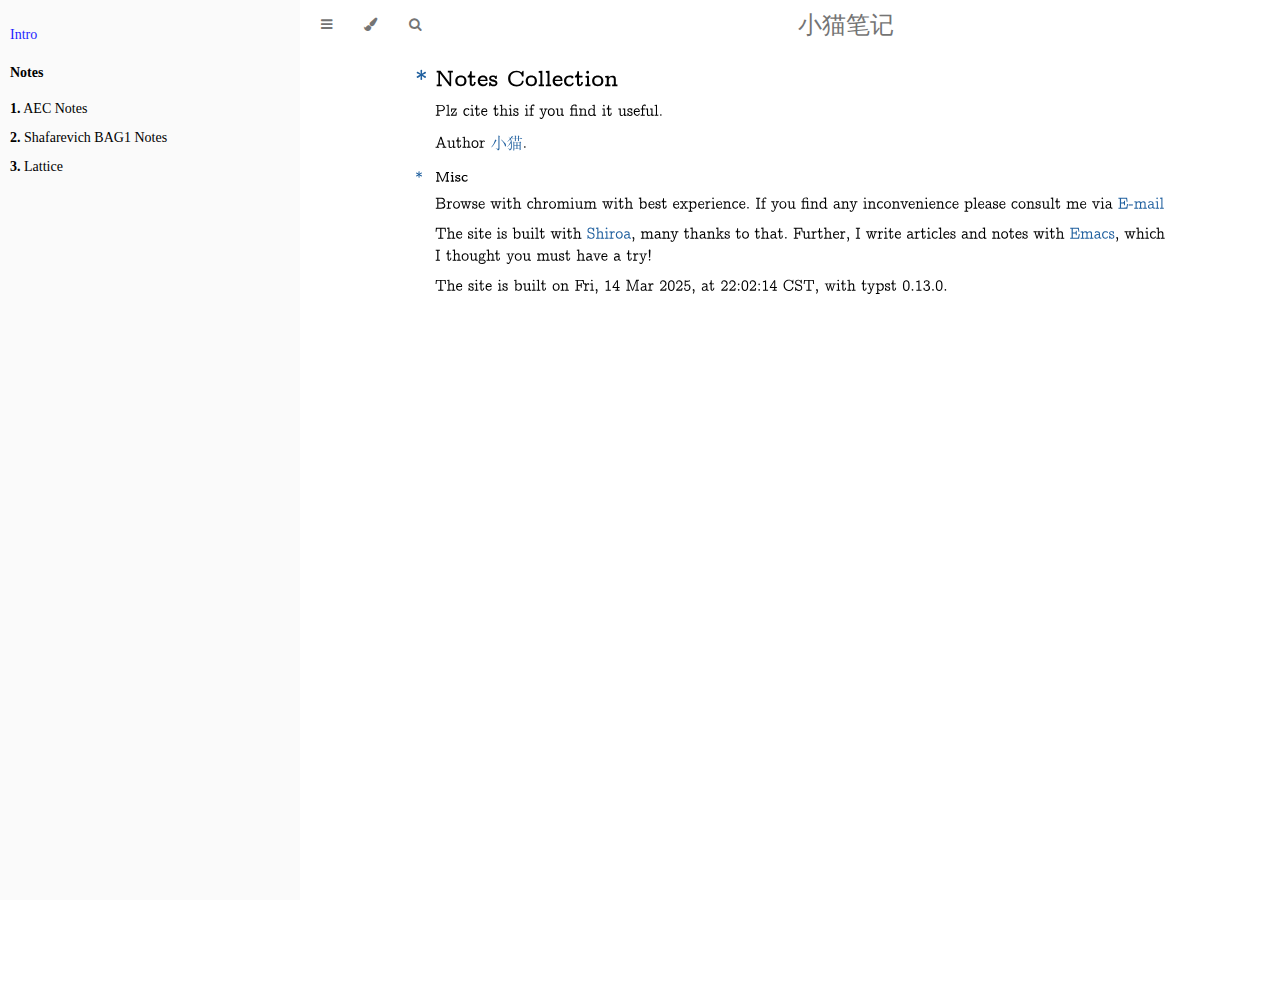
<file: index.html>
<!DOCTYPE HTML>
<html lang="" class="sidebar-visible no-js light">

<head>
    <!-- Book generated using mdBook -->
    <meta charset="UTF-8">
    <title>小猫笔记</title>


    <!-- Custom HTML head -->
    <!-- Put your customized HTML <head> meta here. -->
    <meta name="description" content="*Notes CollectionPlz cite this if you find it useful.
Author 小猫.
*MiscBrowse with chromium with best experience. If you find any inconvenience please consult me via E-mail.
The site is built with Shiroa, many thanks to that. Further, I write articles and notes with Emacs, which I thought you must have a try!
The site is built on Fri, 14 Mar 2025, at 22:02:14 CST, with typst 0.13.0.
">
    <meta name="viewport" content="width=device-width, initial-scale=1">
    <meta name="theme-color" content="#ffffff" />

    <link rel="stylesheet" href="/theme/css/variables.css">
    <link rel="stylesheet" href="/theme/css/general.css">
    <link rel="stylesheet" href="/theme/css/chrome.css">

    <!-- Fonts -->
    <link rel="stylesheet" href="/theme/FontAwesome/css/font-awesome.css">

    <!-- Custom theme stylesheets -->

    <style>
        .typst-app { position: relative; }
    </style>
    <script>
        /// https://segmentfault.com/a/1190000016574288
        (function () {
            var ie = !!(window.attachEvent && !window.opera);
            var wk = /webkit\/(\d+)/i.test(navigator.userAgent) && RegExp.$1 < 525;
            var fn = [];
            var run = function () {
                for (var i = 0; i < fn.length; i++) fn[i]();
            };
            var d = document;
            d.ready = function (f) {
                if (!ie && !wk && d.addEventListener) return d.addEventListener('DOMContentLoaded', f, false);
                if (fn.push(f) > 1) return;
                if (ie)
                    (function () {
                        try {
                            d.documentElement.doScroll('left');
                            run();
                        } catch (err) {
                            setTimeout(arguments.callee, 0);
                        }
                    })();
                else if (wk)
                    var t = setInterval(function () {
                        if (/^(loaded|complete)$/.test(d.readyState)) clearInterval(t), run();
                    }, 0);
            };
        })();

        window.captureStack = function() { }
    </script>

    <script id="shiroa-js" type="module" src="/internal/shiroa.js"></script>
    <script>
        window.typstRerender = () => { };
        window.typstChangeTheme = () => { };

        var typstBookJsLoaded = new Promise((resolve, reject) => {
            document.getElementById('shiroa-js').addEventListener('load', resolve);
            document.getElementById('shiroa-js').addEventListener('error', reject);
        });

        var rendererWasmModule = fetch('/internal/typst_ts_renderer_bg.wasm');
        window.typstRenderModuleReady = typstBookJsLoaded.then(() => {
            var typstRenderModule = window.typstRenderModule =
                window.TypstRenderModule.createTypstRenderer();
            return typstRenderModule
                .init({
                    getModule: () => rendererWasmModule,
                }).then(() => typstRenderModule);
        }).catch((err) => {
            console.error('shiroa.js failed to load', err);
        });
    </script>

</head>

<body>
    <div id="body-container">
        <!-- Provide site root to javascript -->
        <script>
            var path_to_root = "/";
            window.typstPathToRoot = path_to_root;
            var default_theme = window.matchMedia("(prefers-color-scheme: dark)").matches ? "ayu" : "light";
        </script>

        <!-- Work around some values being stored in localStorage wrapped in quotes -->
        <script>
            // reserved util next major release
            try {
                localStorage.removeItem('mdbook-theme');
                localStorage.removeItem('mdbook-sidebar');
            } catch (e) { }
            try {
                var theme = localStorage.getItem('shiroa-theme');
                var sidebar = localStorage.getItem('shiroa-sidebar');

                if (theme.startsWith('"') && theme.endsWith('"')) {
                    localStorage.setItem('shiroa-theme', theme.slice(1, theme.length - 1));
                }

                if (sidebar.startsWith('"') && sidebar.endsWith('"')) {
                    localStorage.setItem('shiroa-sidebar', sidebar.slice(1, sidebar.length - 1));
                }
            } catch (e) { }
        </script>

        <!-- Set the theme before any content is loaded, prevents flash -->
        <script>
            window.getTypstTheme = function getTypstTheme() {
                var _theme;
                try { _theme = localStorage.getItem('shiroa-theme'); } catch (e) { }
                if (_theme === null || _theme === undefined) { _theme = default_theme; }
                window.typstBookTheme = _theme;
                return _theme;
            }
            window.isTypstLightTheme = function isLightTheme(theme) {
                return theme === 'light' || theme === 'rust';
            }
            var theme = getTypstTheme();
            // todo: consistent theme between html and typst
            var html = document.querySelector('html');
            html.classList.remove('no-js')
            html.classList.remove('light')
            html.classList.add(theme);
            html.classList.add('js');
        </script>

        <!-- Hide / unhide sidebar before it is displayed -->
        <script>
            var html = document.querySelector('html');
            var sidebar = null;
            if (document.body.clientWidth >= 800) {
                try { sidebar = localStorage.getItem('shiroa-sidebar'); } catch (e) { }
                sidebar = sidebar || 'visible';
            } else {
                sidebar = 'hidden';
            }
            html.classList.remove('sidebar-visible');
            html.classList.add("sidebar-" + sidebar);
        </script>

        <nav id="sidebar" class="sidebar" aria-label="Table of contents">
            <div class="sidebar-scrollbox">
                <ol class="chapter"><li class="chapter-item expanded affix "><a href="/intro.html" class="active">Intro</a></li><li class="chapter-item expanded affix "><li class="part-title">Notes</li><li class="chapter-item expanded "><a href="/elliptic_curves.html"><strong aria-hidden="true">1.</strong> AEC Notes</a></li><li class="chapter-item expanded "><a href="/bag.html"><strong aria-hidden="true">2.</strong> Shafarevich BAG1 Notes</a></li><li class="chapter-item expanded "><a href="/lattice.html"><strong aria-hidden="true">3.</strong> Lattice</a></li></ol>
            </div>
            <div id="sidebar-resize-handle" class="sidebar-resize-handle"></div>
        </nav>

        <!-- Track and set sidebar scroll position -->
        <script>
            var sidebarScrollbox = document.querySelector('#sidebar .sidebar-scrollbox');
            sidebarScrollbox.addEventListener('click', function (e) {
                if (e.target.tagName === 'A') {
                    sessionStorage.setItem('sidebar-scroll', sidebarScrollbox.scrollTop);
                }
            }, { passive: true });
            var sidebarScrollTop = sessionStorage.getItem('sidebar-scroll');
            sessionStorage.removeItem('sidebar-scroll');
            if (sidebarScrollTop) {
                // preserve sidebar scroll position when navigating via links within sidebar
                sidebarScrollbox.scrollTop = sidebarScrollTop;
            } else {
                // scroll sidebar to current active section when navigating via "next/previous chapter" buttons
                var activeSection = document.querySelector('#sidebar .active');
                if (activeSection) {
                    activeSection.scrollIntoView({ block: 'center' });
                }
            }
        </script>

        <div id="page-wrapper" class="page-wrapper">

            <div class="page">
                <!-- Put your customized page header here. -->                <div id="menu-bar-hover-placeholder"></div>
                <div id="menu-bar" class="menu-bar sticky">
                    <div class="left-buttons">
                        <button id="sidebar-toggle" class="icon-button" type="button" title="Toggle Table of Contents"
                            aria-label="Toggle Table of Contents" aria-controls="sidebar">
                            <i class="fa fa-bars"></i>
                        </button>
                        <button id="theme-toggle" class="icon-button" type="button" title="Change theme"
                            aria-label="Change theme" aria-haspopup="true" aria-expanded="false"
                            aria-controls="theme-list">
                            <i class="fa fa-paint-brush"></i>
                        </button>
                        <ul id="theme-list" class="theme-popup" aria-label="Themes" role="menu">
                            <li role="none"><button role="menuitem" class="theme" id="light">Light</button></li>
                            <li role="none"><button role="menuitem" class="theme" id="rust">Rust</button></li>
                            <li role="none"><button role="menuitem" class="theme" id="coal">Coal</button></li>
                            <li role="none"><button role="menuitem" class="theme" id="navy">Navy</button></li>
                            <li role="none"><button role="menuitem" class="theme" id="ayu">Ayu</button></li>
                        </ul>
                        <button id="search-toggle" class="icon-button" type="button" title="Search. (Shortkey: s)"
                            aria-label="Toggle Searchbar" aria-expanded="false" aria-keyshortcuts="S"
                            aria-controls="searchbar">
                            <i class="fa fa-search"></i>
                        </button>
                    </div>

                    <h1 class="menu-title">小猫笔记</h1>

                    <div class="right-buttons">

                    </div>
                </div>

                <div id="search-wrapper" class="hidden">
                    <form id="searchbar-outer" class="searchbar-outer">
                        <input type="search" id="searchbar" name="searchbar" placeholder="Search this book ..."
                            aria-controls="searchresults-outer" aria-describedby="searchresults-header">
                    </form>
                    <div id="searchresults-outer" class="searchresults-outer hidden">
                        <div id="searchresults-header" class="searchresults-header"></div>
                        <ul id="searchresults">
                        </ul>
                    </div>
                </div>

                <!-- Apply ARIA attributes after the sidebar and the sidebar toggle button are added to the DOM -->
                <script>
                    document.getElementById('sidebar-toggle').setAttribute('aria-expanded', sidebar === 'visible');
                    document.getElementById('sidebar').setAttribute('aria-hidden', sidebar !== 'visible');
                    Array.from(document.querySelectorAll('#sidebar a')).forEach(function (link) {
                        link.setAttribute('tabIndex', sidebar === 'visible' ? 0 : -1);
                    });
                </script>

                <div id="content" class="content">
                    <main>
                        <script>
    let appContainer = document.currentScript && document.currentScript.parentElement;
    window.typstRenderModuleReady.then((plugin) => {
        window.typstBookRenderPage(plugin, "/intro", appContainer);
    });
</script>
                    </main>

                    <nav class="nav-wrapper" aria-label="Page navigation">
                        <!-- Mobile navigation buttons -->

                        <div style="clear: both"></div>
                    </nav>
                </div>
            </div>

            <nav class="nav-wide-wrapper" aria-label="Page navigation">
            </nav>

        </div>

        <script src="/internal/elasticlunr.min.js"></script>
        <script src="/internal/mark.min.js"></script>
        <script src="/internal/searcher.js"></script>

        <script src="/internal/svg_utils.js"></script>
        <script src="/theme/index.js"></script>

    </div>
</body>

</html>
</file>
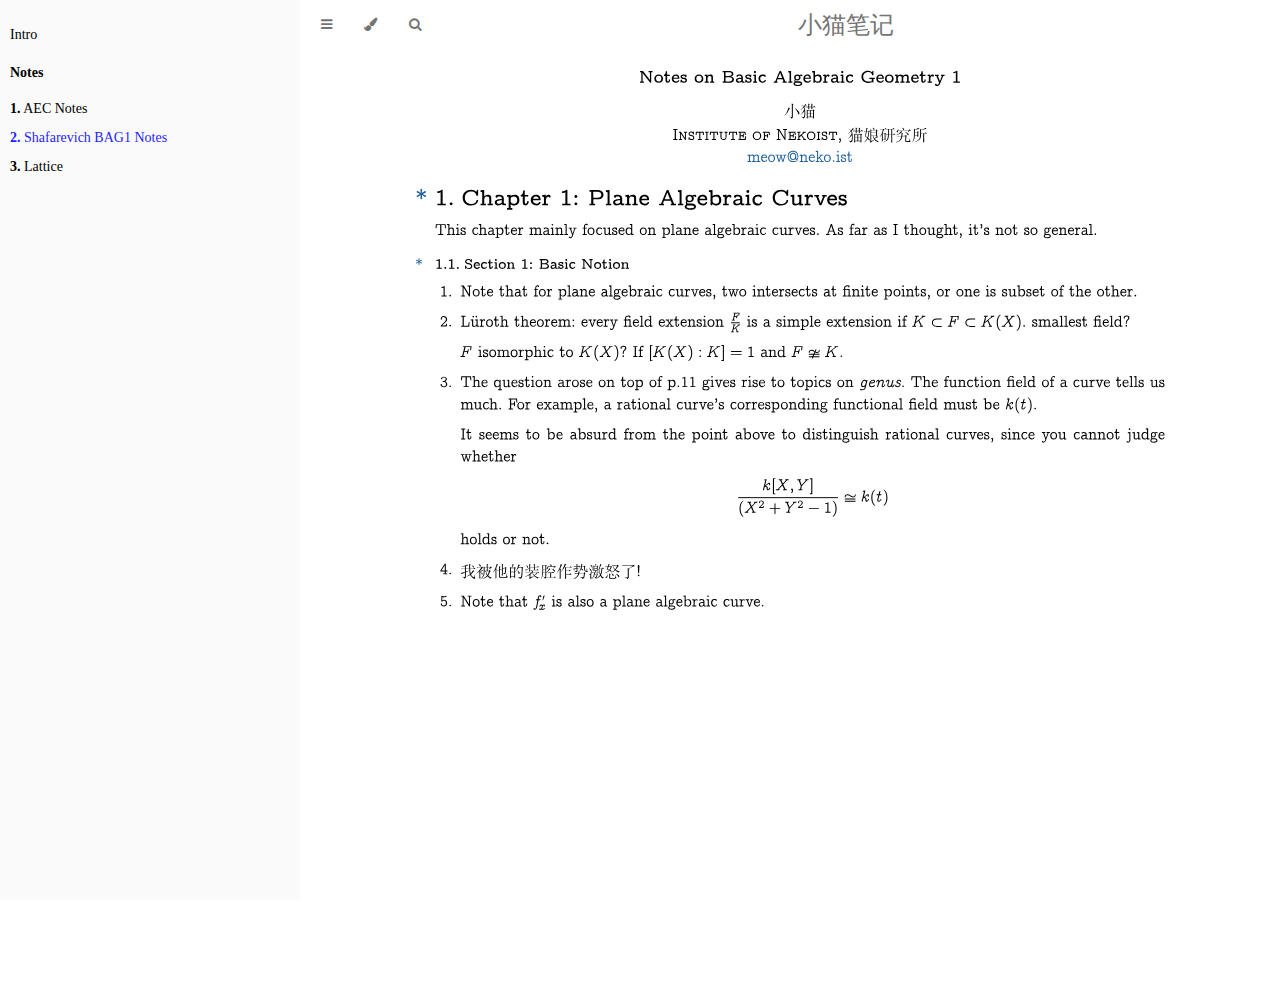
<file: bag.html>
<!DOCTYPE HTML>
<html lang="" class="sidebar-visible no-js light">

<head>
    <!-- Book generated using mdBook -->
    <meta charset="UTF-8">
    <title>小猫笔记</title>


    <!-- Custom HTML head -->
    <!-- Put your customized HTML <head> meta here. -->
    <meta name="description" content="Notes on Basic Algebraic Geometry 1
小猫
Institute of Nekoist, 猫娘研究所
meow@neko.ist
*1.Chapter 1: Plane Algebraic CurvesThis chapter mainly focused on plane algebraic curves. As far as I thought, it’s not so general.
*1.1.Section 1: Basic Notion1.Note that for plane algebraic curves, two intersects at finite points, or one is subset of the other.


2.Lüroth theorem: every field extension 𝐹𝐾 is a simple extension if 𝐾⊂𝐹⊂𝐾(𝑋). smallest field?
𝐹 isomorphic to 𝐾(𝑋)? If [𝐾(𝑋):𝐾]&#x3D;1 and 𝐹≇𝐾.


3.The question arose o">
    <meta name="viewport" content="width=device-width, initial-scale=1">
    <meta name="theme-color" content="#ffffff" />

    <link rel="stylesheet" href="/theme/css/variables.css">
    <link rel="stylesheet" href="/theme/css/general.css">
    <link rel="stylesheet" href="/theme/css/chrome.css">

    <!-- Fonts -->
    <link rel="stylesheet" href="/theme/FontAwesome/css/font-awesome.css">

    <!-- Custom theme stylesheets -->

    <style>
        .typst-app { position: relative; }
    </style>
    <script>
        /// https://segmentfault.com/a/1190000016574288
        (function () {
            var ie = !!(window.attachEvent && !window.opera);
            var wk = /webkit\/(\d+)/i.test(navigator.userAgent) && RegExp.$1 < 525;
            var fn = [];
            var run = function () {
                for (var i = 0; i < fn.length; i++) fn[i]();
            };
            var d = document;
            d.ready = function (f) {
                if (!ie && !wk && d.addEventListener) return d.addEventListener('DOMContentLoaded', f, false);
                if (fn.push(f) > 1) return;
                if (ie)
                    (function () {
                        try {
                            d.documentElement.doScroll('left');
                            run();
                        } catch (err) {
                            setTimeout(arguments.callee, 0);
                        }
                    })();
                else if (wk)
                    var t = setInterval(function () {
                        if (/^(loaded|complete)$/.test(d.readyState)) clearInterval(t), run();
                    }, 0);
            };
        })();

        window.captureStack = function() { }
    </script>

    <script id="shiroa-js" type="module" src="/internal/shiroa.js"></script>
    <script>
        window.typstRerender = () => { };
        window.typstChangeTheme = () => { };

        var typstBookJsLoaded = new Promise((resolve, reject) => {
            document.getElementById('shiroa-js').addEventListener('load', resolve);
            document.getElementById('shiroa-js').addEventListener('error', reject);
        });

        var rendererWasmModule = fetch('/internal/typst_ts_renderer_bg.wasm');
        window.typstRenderModuleReady = typstBookJsLoaded.then(() => {
            var typstRenderModule = window.typstRenderModule =
                window.TypstRenderModule.createTypstRenderer();
            return typstRenderModule
                .init({
                    getModule: () => rendererWasmModule,
                }).then(() => typstRenderModule);
        }).catch((err) => {
            console.error('shiroa.js failed to load', err);
        });
    </script>

</head>

<body>
    <div id="body-container">
        <!-- Provide site root to javascript -->
        <script>
            var path_to_root = "/";
            window.typstPathToRoot = path_to_root;
            var default_theme = window.matchMedia("(prefers-color-scheme: dark)").matches ? "ayu" : "light";
        </script>

        <!-- Work around some values being stored in localStorage wrapped in quotes -->
        <script>
            // reserved util next major release
            try {
                localStorage.removeItem('mdbook-theme');
                localStorage.removeItem('mdbook-sidebar');
            } catch (e) { }
            try {
                var theme = localStorage.getItem('shiroa-theme');
                var sidebar = localStorage.getItem('shiroa-sidebar');

                if (theme.startsWith('"') && theme.endsWith('"')) {
                    localStorage.setItem('shiroa-theme', theme.slice(1, theme.length - 1));
                }

                if (sidebar.startsWith('"') && sidebar.endsWith('"')) {
                    localStorage.setItem('shiroa-sidebar', sidebar.slice(1, sidebar.length - 1));
                }
            } catch (e) { }
        </script>

        <!-- Set the theme before any content is loaded, prevents flash -->
        <script>
            window.getTypstTheme = function getTypstTheme() {
                var _theme;
                try { _theme = localStorage.getItem('shiroa-theme'); } catch (e) { }
                if (_theme === null || _theme === undefined) { _theme = default_theme; }
                window.typstBookTheme = _theme;
                return _theme;
            }
            window.isTypstLightTheme = function isLightTheme(theme) {
                return theme === 'light' || theme === 'rust';
            }
            var theme = getTypstTheme();
            // todo: consistent theme between html and typst
            var html = document.querySelector('html');
            html.classList.remove('no-js')
            html.classList.remove('light')
            html.classList.add(theme);
            html.classList.add('js');
        </script>

        <!-- Hide / unhide sidebar before it is displayed -->
        <script>
            var html = document.querySelector('html');
            var sidebar = null;
            if (document.body.clientWidth >= 800) {
                try { sidebar = localStorage.getItem('shiroa-sidebar'); } catch (e) { }
                sidebar = sidebar || 'visible';
            } else {
                sidebar = 'hidden';
            }
            html.classList.remove('sidebar-visible');
            html.classList.add("sidebar-" + sidebar);
        </script>

        <nav id="sidebar" class="sidebar" aria-label="Table of contents">
            <div class="sidebar-scrollbox">
                <ol class="chapter"><li class="chapter-item expanded affix "><a href="/intro.html">Intro</a></li><li class="chapter-item expanded affix "><li class="part-title">Notes</li><li class="chapter-item expanded "><a href="/elliptic_curves.html"><strong aria-hidden="true">1.</strong> AEC Notes</a></li><li class="chapter-item expanded "><a href="/bag.html" class="active"><strong aria-hidden="true">2.</strong> Shafarevich BAG1 Notes</a></li><li class="chapter-item expanded "><a href="/lattice.html"><strong aria-hidden="true">3.</strong> Lattice</a></li></ol>
            </div>
            <div id="sidebar-resize-handle" class="sidebar-resize-handle"></div>
        </nav>

        <!-- Track and set sidebar scroll position -->
        <script>
            var sidebarScrollbox = document.querySelector('#sidebar .sidebar-scrollbox');
            sidebarScrollbox.addEventListener('click', function (e) {
                if (e.target.tagName === 'A') {
                    sessionStorage.setItem('sidebar-scroll', sidebarScrollbox.scrollTop);
                }
            }, { passive: true });
            var sidebarScrollTop = sessionStorage.getItem('sidebar-scroll');
            sessionStorage.removeItem('sidebar-scroll');
            if (sidebarScrollTop) {
                // preserve sidebar scroll position when navigating via links within sidebar
                sidebarScrollbox.scrollTop = sidebarScrollTop;
            } else {
                // scroll sidebar to current active section when navigating via "next/previous chapter" buttons
                var activeSection = document.querySelector('#sidebar .active');
                if (activeSection) {
                    activeSection.scrollIntoView({ block: 'center' });
                }
            }
        </script>

        <div id="page-wrapper" class="page-wrapper">

            <div class="page">
                <!-- Put your customized page header here. -->                <div id="menu-bar-hover-placeholder"></div>
                <div id="menu-bar" class="menu-bar sticky">
                    <div class="left-buttons">
                        <button id="sidebar-toggle" class="icon-button" type="button" title="Toggle Table of Contents"
                            aria-label="Toggle Table of Contents" aria-controls="sidebar">
                            <i class="fa fa-bars"></i>
                        </button>
                        <button id="theme-toggle" class="icon-button" type="button" title="Change theme"
                            aria-label="Change theme" aria-haspopup="true" aria-expanded="false"
                            aria-controls="theme-list">
                            <i class="fa fa-paint-brush"></i>
                        </button>
                        <ul id="theme-list" class="theme-popup" aria-label="Themes" role="menu">
                            <li role="none"><button role="menuitem" class="theme" id="light">Light</button></li>
                            <li role="none"><button role="menuitem" class="theme" id="rust">Rust</button></li>
                            <li role="none"><button role="menuitem" class="theme" id="coal">Coal</button></li>
                            <li role="none"><button role="menuitem" class="theme" id="navy">Navy</button></li>
                            <li role="none"><button role="menuitem" class="theme" id="ayu">Ayu</button></li>
                        </ul>
                        <button id="search-toggle" class="icon-button" type="button" title="Search. (Shortkey: s)"
                            aria-label="Toggle Searchbar" aria-expanded="false" aria-keyshortcuts="S"
                            aria-controls="searchbar">
                            <i class="fa fa-search"></i>
                        </button>
                    </div>

                    <h1 class="menu-title">小猫笔记</h1>

                    <div class="right-buttons">

                    </div>
                </div>

                <div id="search-wrapper" class="hidden">
                    <form id="searchbar-outer" class="searchbar-outer">
                        <input type="search" id="searchbar" name="searchbar" placeholder="Search this book ..."
                            aria-controls="searchresults-outer" aria-describedby="searchresults-header">
                    </form>
                    <div id="searchresults-outer" class="searchresults-outer hidden">
                        <div id="searchresults-header" class="searchresults-header"></div>
                        <ul id="searchresults">
                        </ul>
                    </div>
                </div>

                <!-- Apply ARIA attributes after the sidebar and the sidebar toggle button are added to the DOM -->
                <script>
                    document.getElementById('sidebar-toggle').setAttribute('aria-expanded', sidebar === 'visible');
                    document.getElementById('sidebar').setAttribute('aria-hidden', sidebar !== 'visible');
                    Array.from(document.querySelectorAll('#sidebar a')).forEach(function (link) {
                        link.setAttribute('tabIndex', sidebar === 'visible' ? 0 : -1);
                    });
                </script>

                <div id="content" class="content">
                    <main>
                        <script>
    let appContainer = document.currentScript && document.currentScript.parentElement;
    window.typstRenderModuleReady.then((plugin) => {
        window.typstBookRenderPage(plugin, "/bag", appContainer);
    });
</script>
                    </main>

                    <nav class="nav-wrapper" aria-label="Page navigation">
                        <!-- Mobile navigation buttons -->

                        <div style="clear: both"></div>
                    </nav>
                </div>
            </div>

            <nav class="nav-wide-wrapper" aria-label="Page navigation">
            </nav>

        </div>

        <script src="/internal/elasticlunr.min.js"></script>
        <script src="/internal/mark.min.js"></script>
        <script src="/internal/searcher.js"></script>

        <script src="/internal/svg_utils.js"></script>
        <script src="/theme/index.js"></script>

    </div>
</body>

</html>
</file>
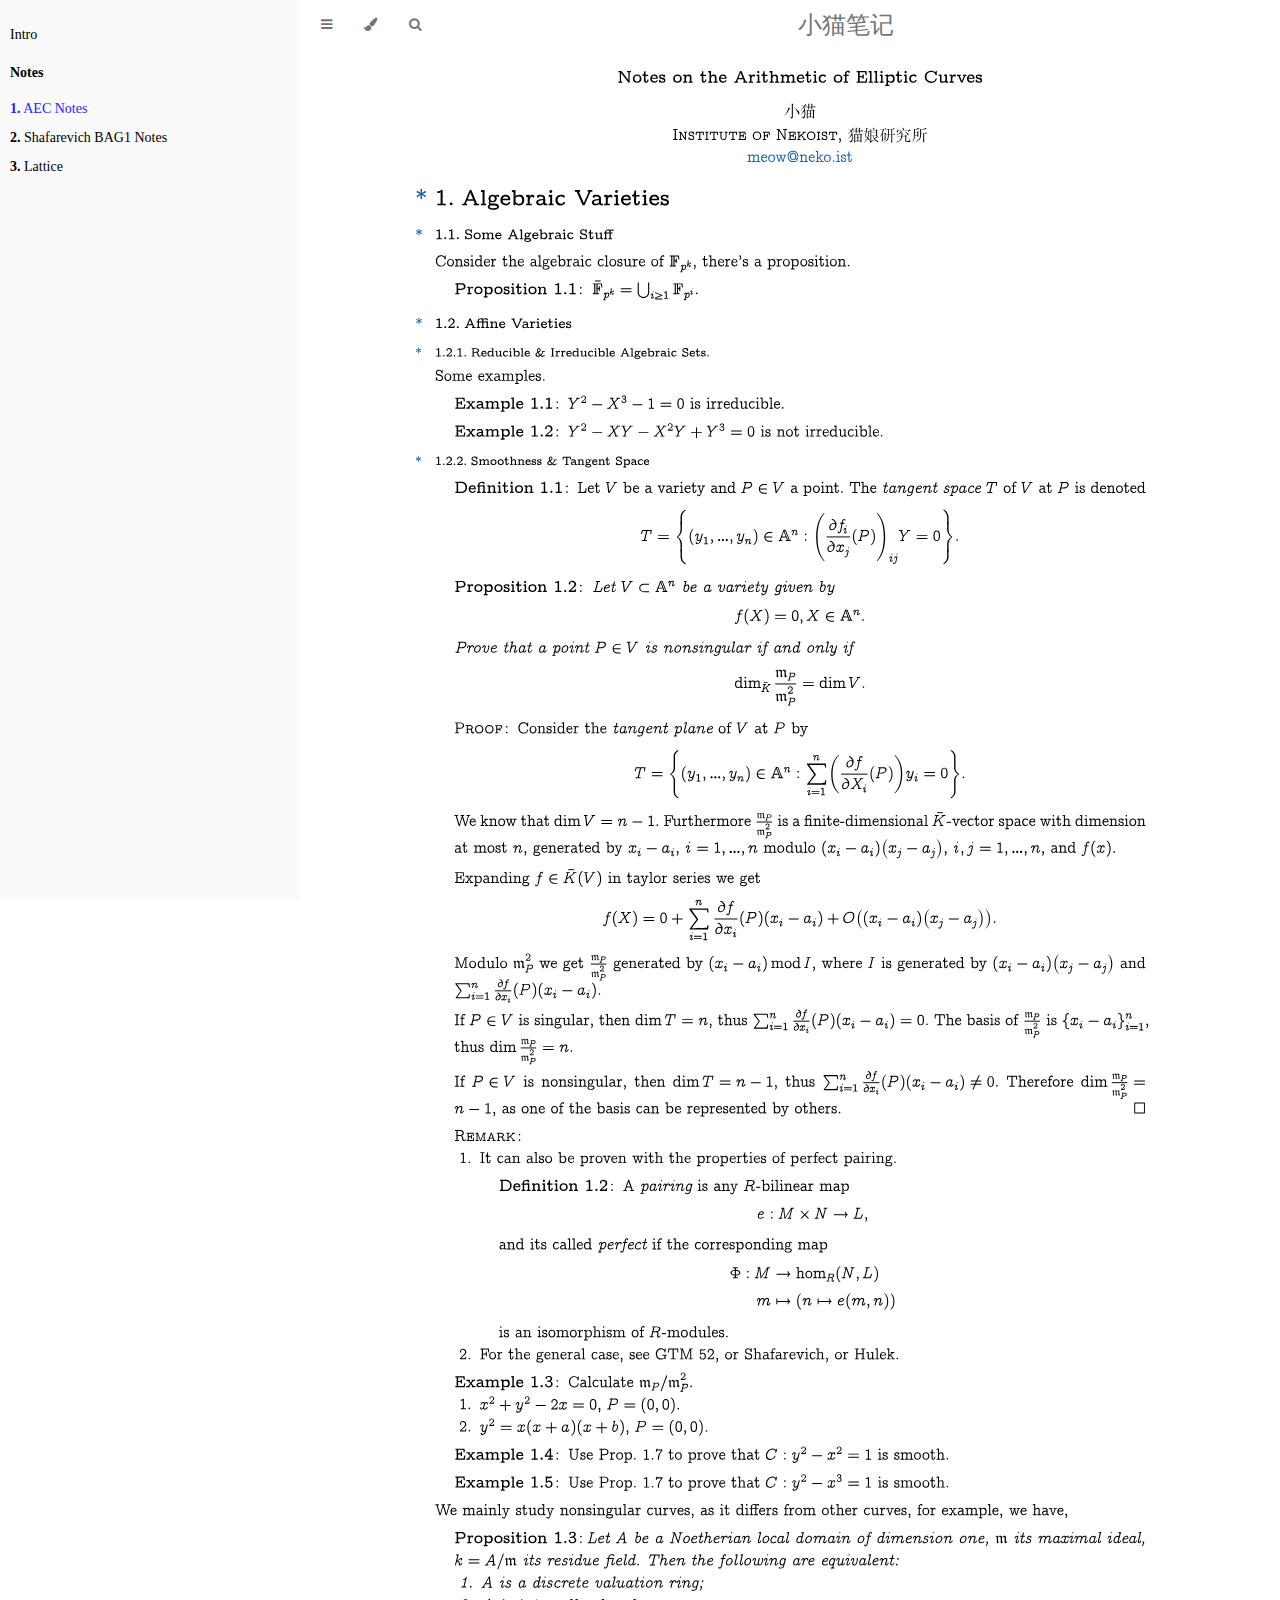
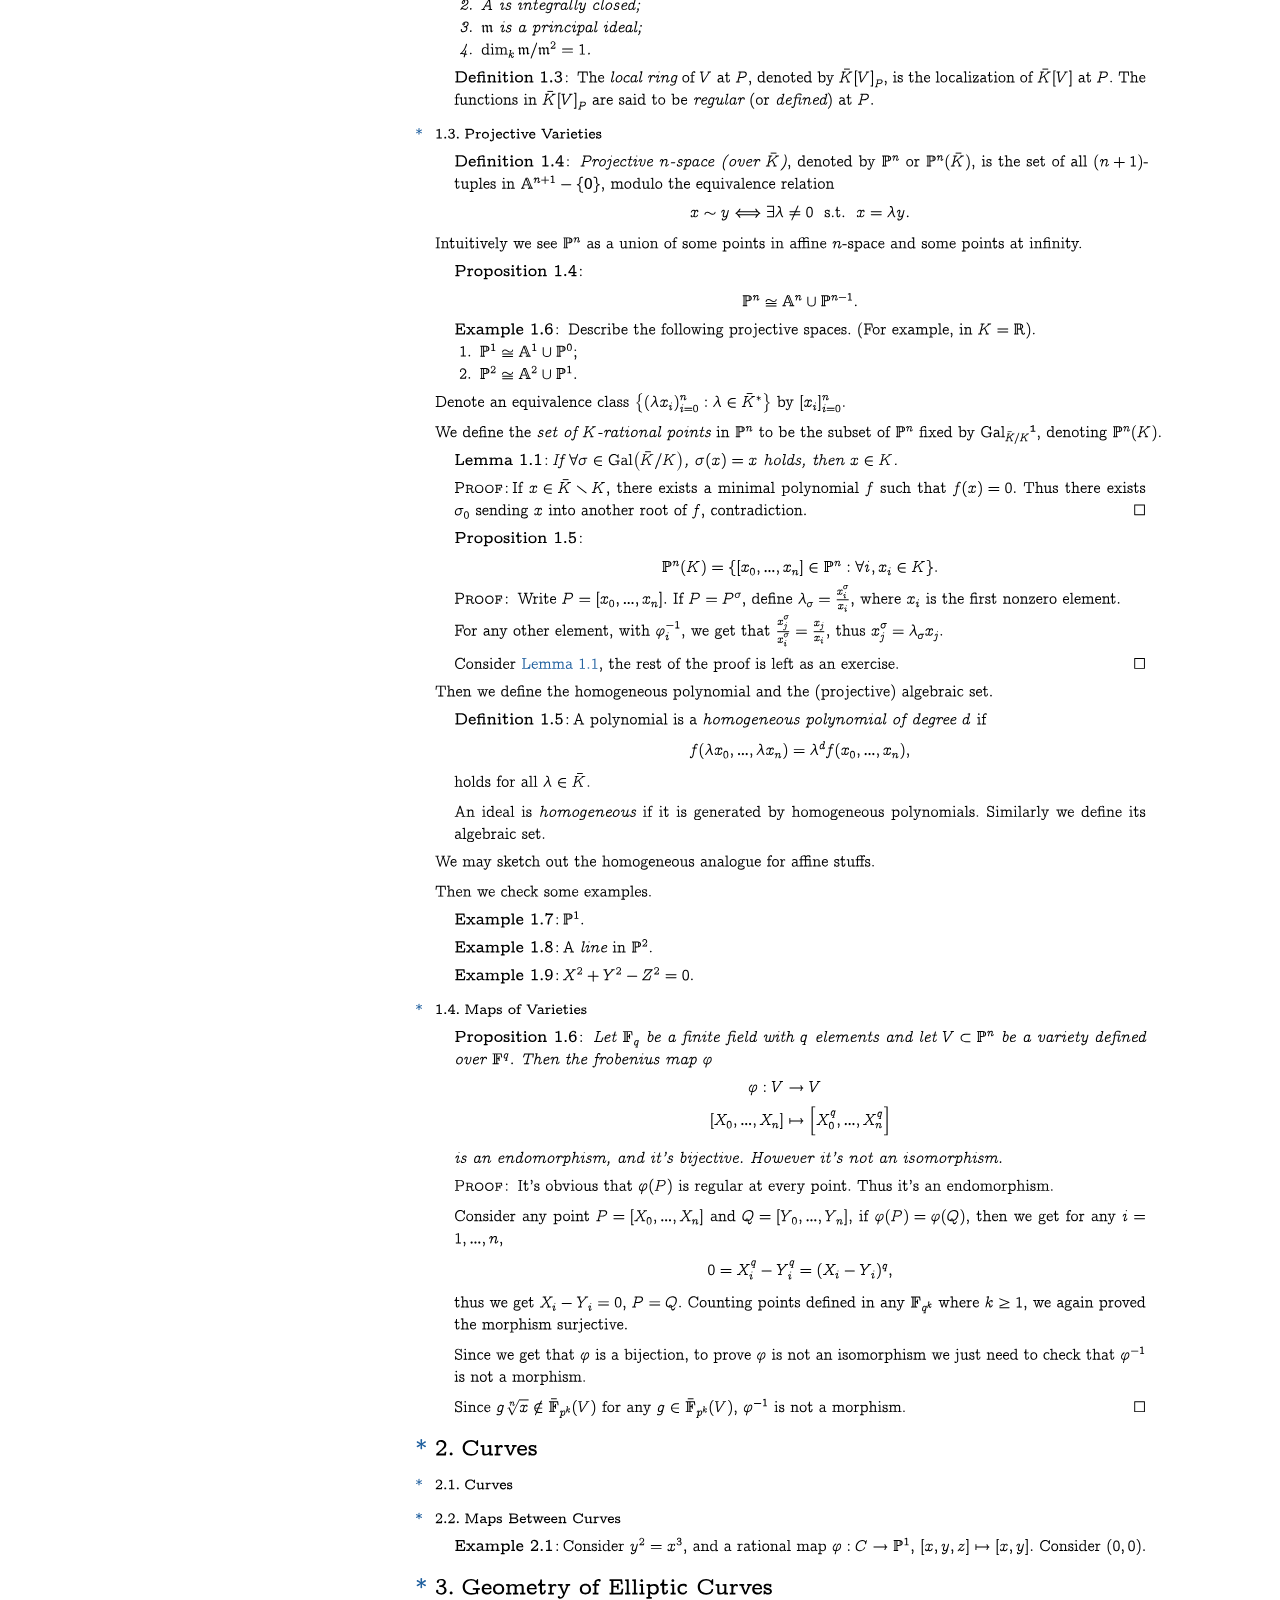
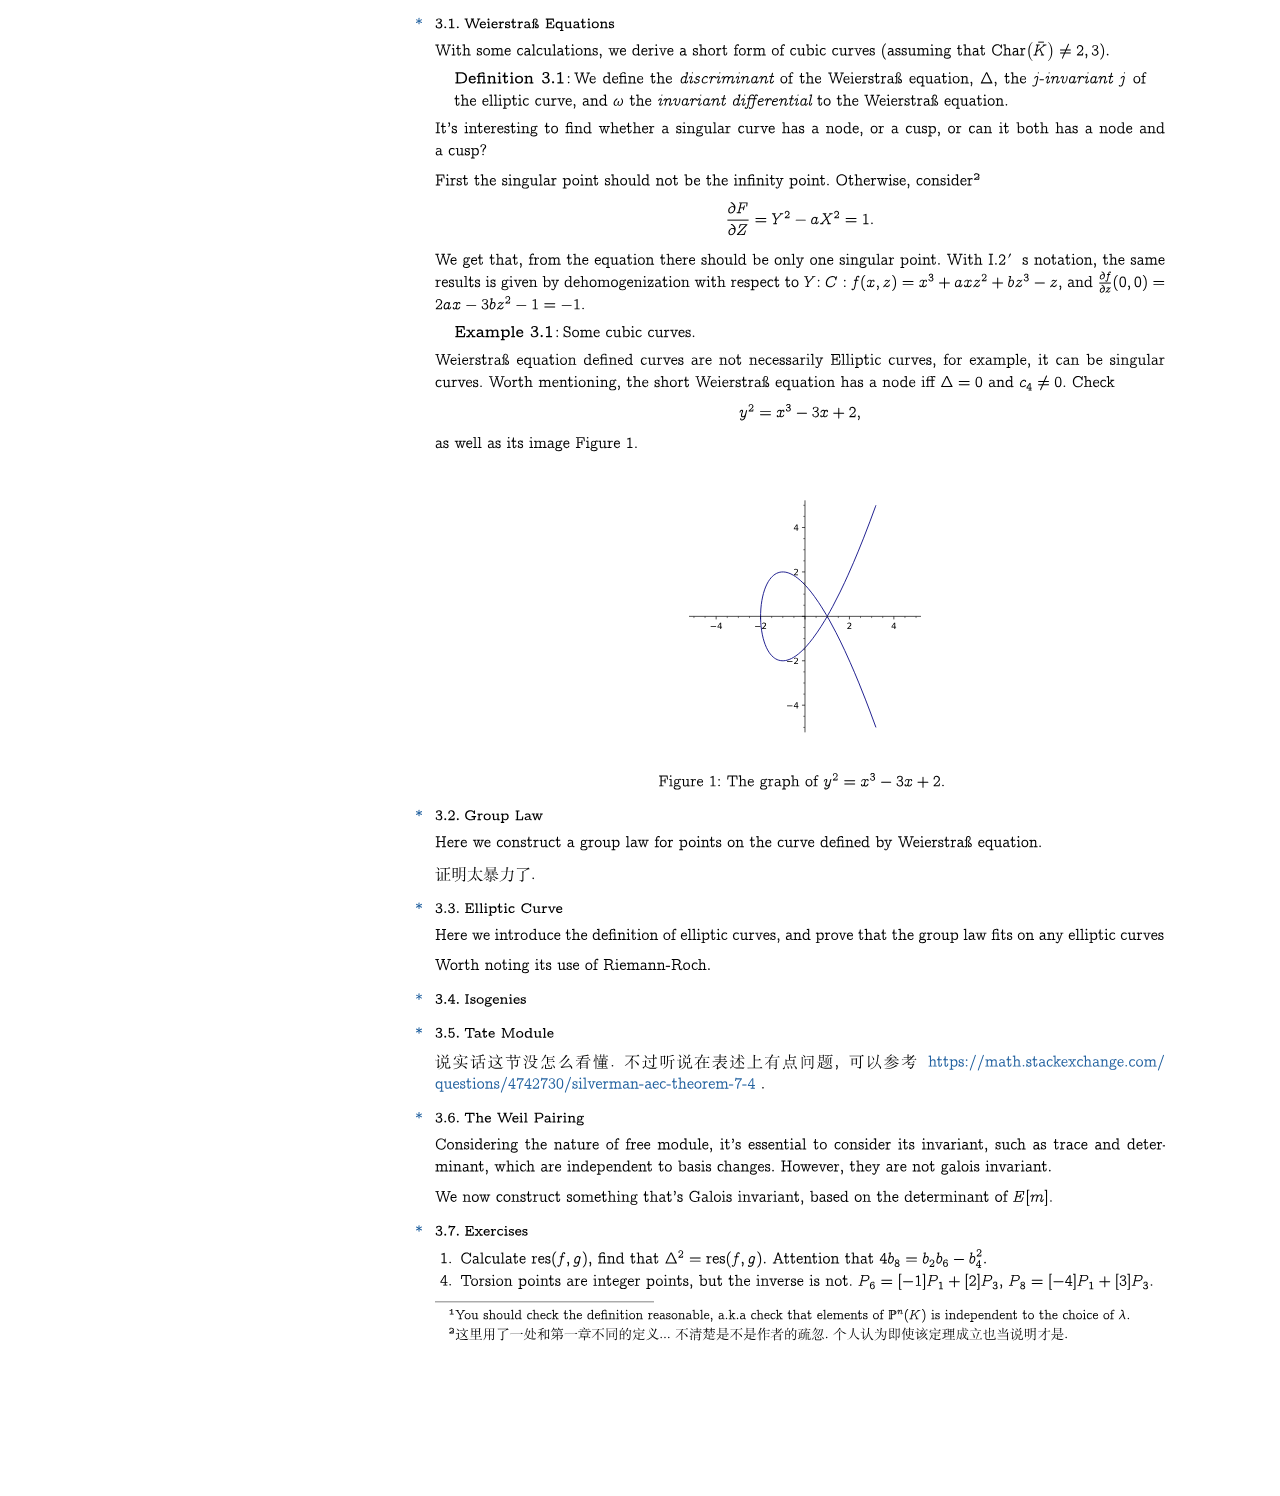
<file: elliptic_curves.html>
<!DOCTYPE HTML>
<html lang="" class="sidebar-visible no-js light">

<head>
    <!-- Book generated using mdBook -->
    <meta charset="UTF-8">
    <title>小猫笔记</title>


    <!-- Custom HTML head -->
    <!-- Put your customized HTML <head> meta here. -->
    <meta name="description" content="Notes on the Arithmetic of Elliptic Curves
小猫
Institute of Nekoist, 猫娘研究所
meow@neko.ist
*1.Algebraic Varieties*1.1.Some Algebraic StuffConsider the algebraic closure of 𝔽𝑝𝑘, there’s a proposition.
Proposition 1.1: ̄𝔽𝑝𝑘&#x3D;⋃𝑖≥1𝔽𝑝𝑖.*1.2.Affine Varieties*1.2.1.Reducible &amp;amp; Irreducible Algebraic Sets.Some examples.
Example 1.1: 𝑌2−𝑋3−1&#x3D;0 is irreducible.Example 1.2: 𝑌2−𝑋𝑌−𝑋2𝑌+𝑌3&#x3D;0 is not irreducible.*1.2.2.Smoothness &amp;amp; Tangent SpaceDefinition 1.1: Let 𝑉 be a variety and 𝑃∈𝑉 a point. The tangent space𝑇 of 𝑉 at 𝑃 is d">
    <meta name="viewport" content="width=device-width, initial-scale=1">
    <meta name="theme-color" content="#ffffff" />

    <link rel="stylesheet" href="/theme/css/variables.css">
    <link rel="stylesheet" href="/theme/css/general.css">
    <link rel="stylesheet" href="/theme/css/chrome.css">

    <!-- Fonts -->
    <link rel="stylesheet" href="/theme/FontAwesome/css/font-awesome.css">

    <!-- Custom theme stylesheets -->

    <style>
        .typst-app { position: relative; }
    </style>
    <script>
        /// https://segmentfault.com/a/1190000016574288
        (function () {
            var ie = !!(window.attachEvent && !window.opera);
            var wk = /webkit\/(\d+)/i.test(navigator.userAgent) && RegExp.$1 < 525;
            var fn = [];
            var run = function () {
                for (var i = 0; i < fn.length; i++) fn[i]();
            };
            var d = document;
            d.ready = function (f) {
                if (!ie && !wk && d.addEventListener) return d.addEventListener('DOMContentLoaded', f, false);
                if (fn.push(f) > 1) return;
                if (ie)
                    (function () {
                        try {
                            d.documentElement.doScroll('left');
                            run();
                        } catch (err) {
                            setTimeout(arguments.callee, 0);
                        }
                    })();
                else if (wk)
                    var t = setInterval(function () {
                        if (/^(loaded|complete)$/.test(d.readyState)) clearInterval(t), run();
                    }, 0);
            };
        })();

        window.captureStack = function() { }
    </script>

    <script id="shiroa-js" type="module" src="/internal/shiroa.js"></script>
    <script>
        window.typstRerender = () => { };
        window.typstChangeTheme = () => { };

        var typstBookJsLoaded = new Promise((resolve, reject) => {
            document.getElementById('shiroa-js').addEventListener('load', resolve);
            document.getElementById('shiroa-js').addEventListener('error', reject);
        });

        var rendererWasmModule = fetch('/internal/typst_ts_renderer_bg.wasm');
        window.typstBookJsLoaded = typstBookJsLoaded;
        window.typstRenderModuleReady = typstBookJsLoaded.then(() => {
            var typstRenderModule = window.typstRenderModule =
                window.TypstRenderModule.createTypstRenderer();
            return typstRenderModule
                .init({
                    getModule: () => rendererWasmModule,
                }).then(() => typstRenderModule);
        }).catch((err) => {
            console.error('shiroa.js failed to load', err);
        });
    </script>

</head>

<body>
    <div id="body-container">
        <!-- Provide site root to javascript -->
        <script>
            var path_to_root = "/";
            window.typstPathToRoot = path_to_root;
            var default_theme = window.matchMedia("(prefers-color-scheme: dark)").matches ? "ayu" : "light";
        </script>

        <!-- Work around some values being stored in localStorage wrapped in quotes -->
        <script>
            // reserved util next major release
            try {
                localStorage.removeItem('mdbook-theme');
                localStorage.removeItem('mdbook-sidebar');
            } catch (e) { }
            try {
                var theme = localStorage.getItem('shiroa-theme');
                var sidebar = localStorage.getItem('shiroa-sidebar');

                if (theme.startsWith('"') && theme.endsWith('"')) {
                    localStorage.setItem('shiroa-theme', theme.slice(1, theme.length - 1));
                }

                if (sidebar.startsWith('"') && sidebar.endsWith('"')) {
                    localStorage.setItem('shiroa-sidebar', sidebar.slice(1, sidebar.length - 1));
                }
            } catch (e) { }
        </script>

        <!-- Set the theme before any content is loaded, prevents flash -->
        <script>
            window.getTypstTheme = function getTypstTheme() {
                var _theme;
                try { _theme = localStorage.getItem('shiroa-theme'); } catch (e) { }
                if (_theme === null || _theme === undefined) { _theme = default_theme; }
                window.typstBookTheme = _theme;
                return _theme;
            }
            window.isTypstLightTheme = function isLightTheme(theme) {
                return theme === 'light' || theme === 'rust';
            }
            var theme = getTypstTheme();
            // todo: consistent theme between html and typst
            var html = document.querySelector('html');
            html.classList.remove('no-js')
            html.classList.remove('light')
            html.classList.add(theme);
            html.classList.add('js');
        </script>

        <!-- Hide / unhide sidebar before it is displayed -->
        <script>
            var html = document.querySelector('html');
            var sidebar = null;
            if (document.body.clientWidth >= 800) {
                try { sidebar = localStorage.getItem('shiroa-sidebar'); } catch (e) { }
                sidebar = sidebar || 'visible';
            } else {
                sidebar = 'hidden';
            }
            html.classList.remove('sidebar-visible');
            html.classList.add("sidebar-" + sidebar);
        </script>

        <nav id="sidebar" class="sidebar" aria-label="Table of contents">
            <div class="sidebar-scrollbox">
                <ol class="chapter"><li class="chapter-item expanded affix "><a href="/intro.html">Intro</a></li><li class="chapter-item expanded affix "><li class="part-title">Notes</li><li class="chapter-item expanded "><a href="/elliptic_curves.html" class="active"><strong aria-hidden="true">1.</strong> AEC Notes</a></li><li class="chapter-item expanded "><a href="/bag.html"><strong aria-hidden="true">2.</strong> Shafarevich BAG1 Notes</a></li><li class="chapter-item expanded "><a href="/lattice.html"><strong aria-hidden="true">3.</strong> Lattice</a></li></ol>
            </div>
            <div id="sidebar-resize-handle" class="sidebar-resize-handle"></div>
        </nav>

        <!-- Track and set sidebar scroll position -->
        <script>
            var sidebarScrollbox = document.querySelector('#sidebar .sidebar-scrollbox');
            sidebarScrollbox.addEventListener('click', function (e) {
                if (e.target.tagName === 'A') {
                    sessionStorage.setItem('sidebar-scroll', sidebarScrollbox.scrollTop);
                }
            }, { passive: true });
            var sidebarScrollTop = sessionStorage.getItem('sidebar-scroll');
            sessionStorage.removeItem('sidebar-scroll');
            if (sidebarScrollTop) {
                // preserve sidebar scroll position when navigating via links within sidebar
                sidebarScrollbox.scrollTop = sidebarScrollTop;
            } else {
                // scroll sidebar to current active section when navigating via "next/previous chapter" buttons
                var activeSection = document.querySelector('#sidebar .active');
                if (activeSection) {
                    activeSection.scrollIntoView({ block: 'center' });
                }
            }
        </script>

        <div id="page-wrapper" class="page-wrapper">

            <div class="page">
                <!-- Put your customized page header here. -->                <div id="menu-bar-hover-placeholder"></div>
                <div id="menu-bar" class="menu-bar sticky">
                    <div class="left-buttons">
                        <button id="sidebar-toggle" class="icon-button" type="button" title="Toggle Table of Contents"
                            aria-label="Toggle Table of Contents" aria-controls="sidebar">
                            <i class="fa fa-bars"></i>
                        </button>
                        <button id="theme-toggle" class="icon-button" type="button" title="Change theme"
                            aria-label="Change theme" aria-haspopup="true" aria-expanded="false"
                            aria-controls="theme-list">
                            <i class="fa fa-paint-brush"></i>
                        </button>
                        <ul id="theme-list" class="theme-popup" aria-label="Themes" role="menu">
                            <li role="none"><button role="menuitem" class="theme" id="light">Light</button></li>
                            <li role="none"><button role="menuitem" class="theme" id="rust">Rust</button></li>
                            <li role="none"><button role="menuitem" class="theme" id="coal">Coal</button></li>
                            <li role="none"><button role="menuitem" class="theme" id="navy">Navy</button></li>
                            <li role="none"><button role="menuitem" class="theme" id="ayu">Ayu</button></li>
                        </ul>
                        <button id="search-toggle" class="icon-button" type="button" title="Search. (Shortkey: s)"
                            aria-label="Toggle Searchbar" aria-expanded="false" aria-keyshortcuts="S"
                            aria-controls="searchbar">
                            <i class="fa fa-search"></i>
                        </button>
                    </div>

                    <h1 class="menu-title">小猫笔记</h1>

                    <div class="right-buttons">

                    </div>
                </div>

                <div id="search-wrapper" class="hidden">
                    <form id="searchbar-outer" class="searchbar-outer">
                        <input type="search" id="searchbar" name="searchbar" placeholder="Search this book ..."
                            aria-controls="searchresults-outer" aria-describedby="searchresults-header">
                    </form>
                    <div id="searchresults-outer" class="searchresults-outer hidden">
                        <div id="searchresults-header" class="searchresults-header"></div>
                        <ul id="searchresults">
                        </ul>
                    </div>
                </div>

                <!-- Apply ARIA attributes after the sidebar and the sidebar toggle button are added to the DOM -->
                <script>
                    document.getElementById('sidebar-toggle').setAttribute('aria-expanded', sidebar === 'visible');
                    document.getElementById('sidebar').setAttribute('aria-hidden', sidebar !== 'visible');
                    Array.from(document.querySelectorAll('#sidebar a')).forEach(function (link) {
                        link.setAttribute('tabIndex', sidebar === 'visible' ? 0 : -1);
                    });
                </script>

                <div id="content" class="content">
                    <main>
                        <script>
    let appContainer = document.currentScript && document.currentScript.parentElement;
    window.typstRenderModuleReady.then((plugin) => {
        window.typstBookRenderPage(plugin, "/elliptic_curves", appContainer);
    });
</script>
                    </main>

                    <nav class="nav-wrapper" aria-label="Page navigation">
                        <!-- Mobile navigation buttons -->

                        <div style="clear: both"></div>
                    </nav>
                </div>
            </div>

            <nav class="nav-wide-wrapper" aria-label="Page navigation">
            </nav>

        </div>

        <script src="/internal/elasticlunr.min.js"></script>
        <script src="/internal/mark.min.js"></script>
        <script src="/internal/searcher.js"></script>

        <script src="/internal/svg_utils.js"></script>
        <script src="/theme/index.js"></script>

    </div>
</body>

</html>
</file>
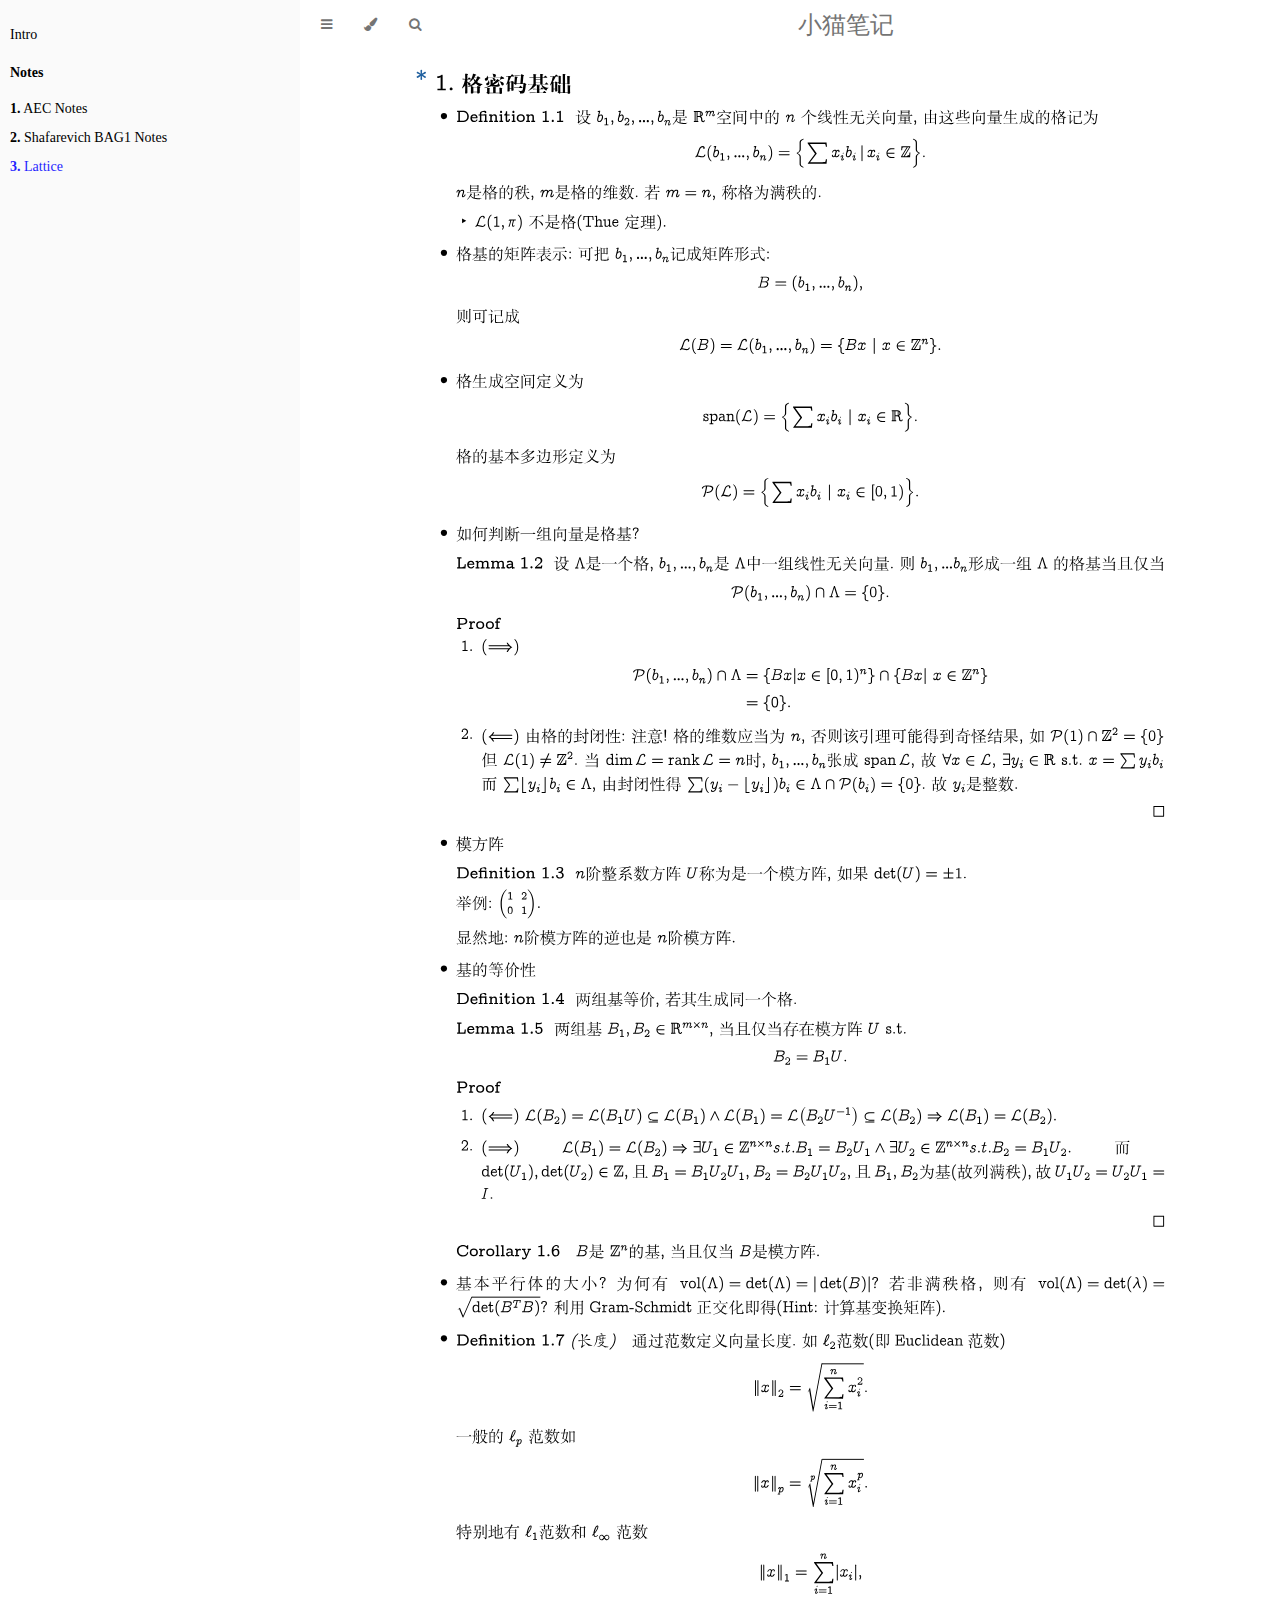
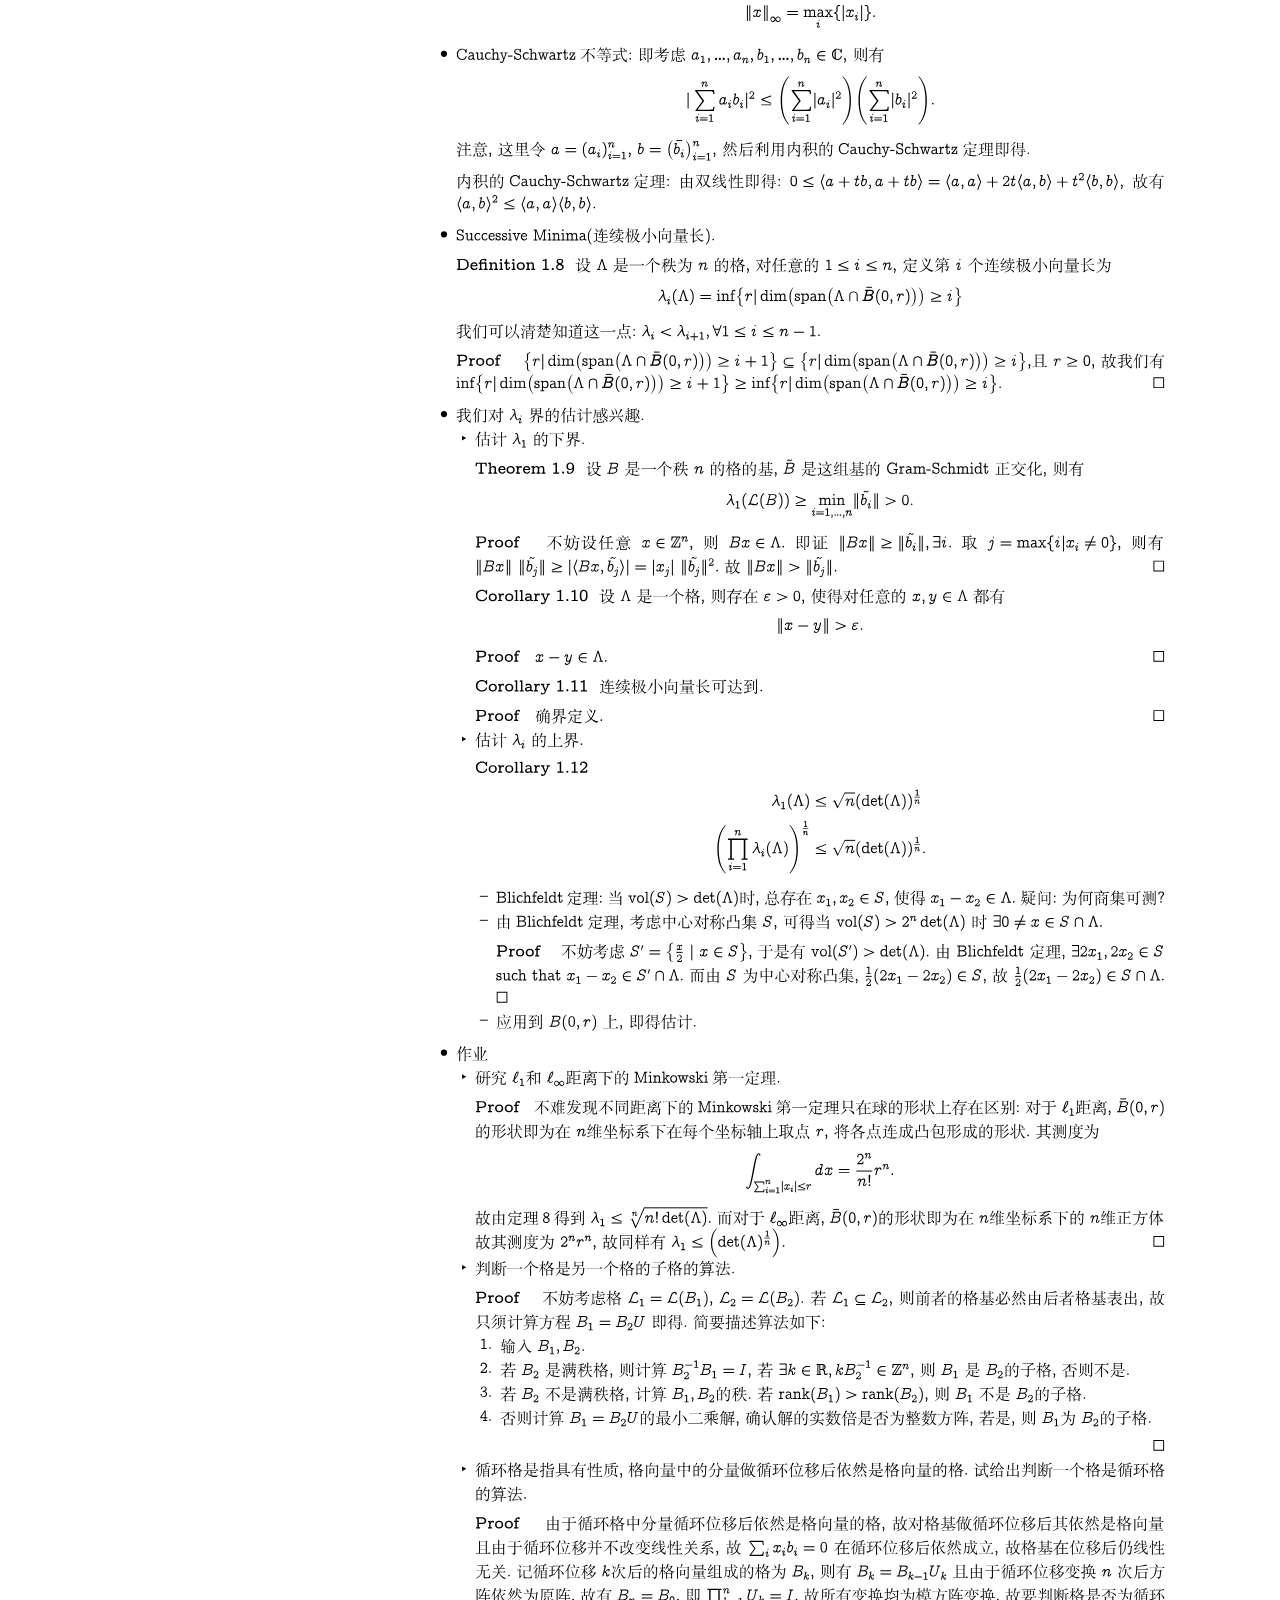
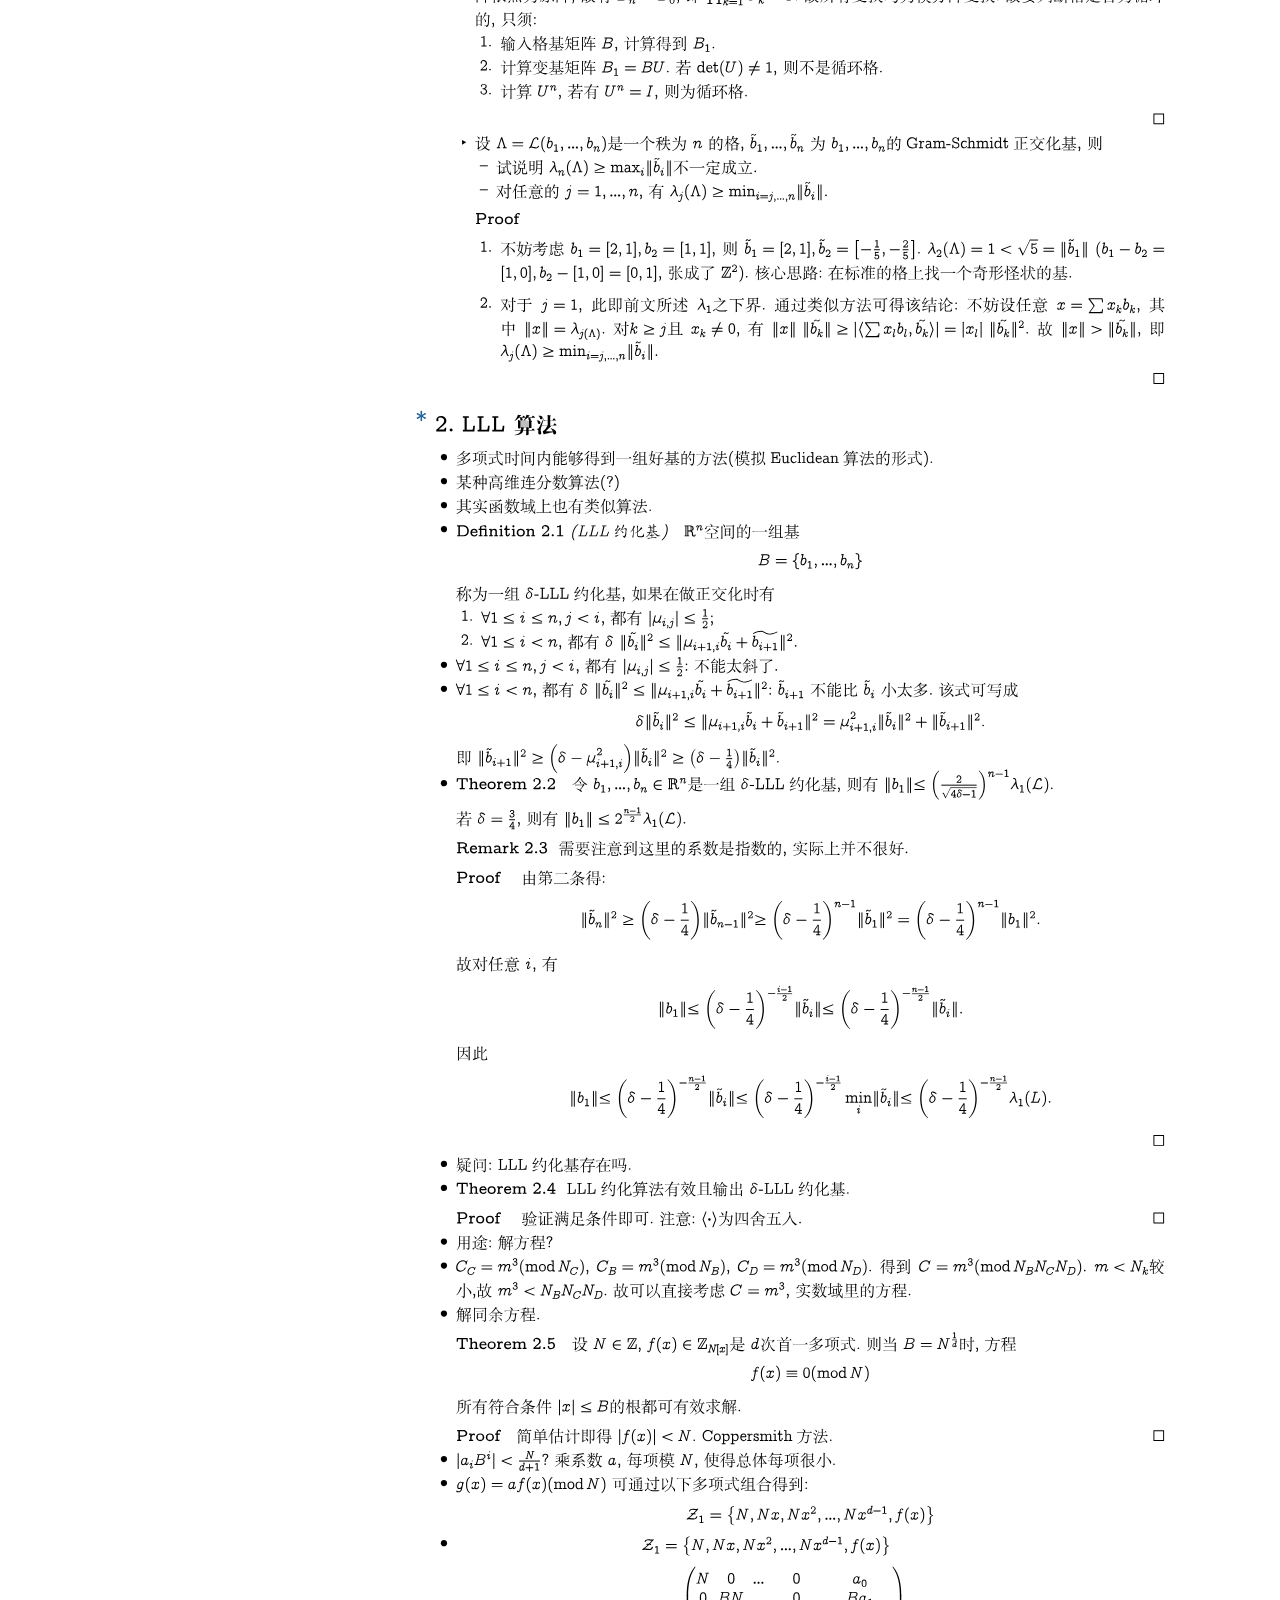
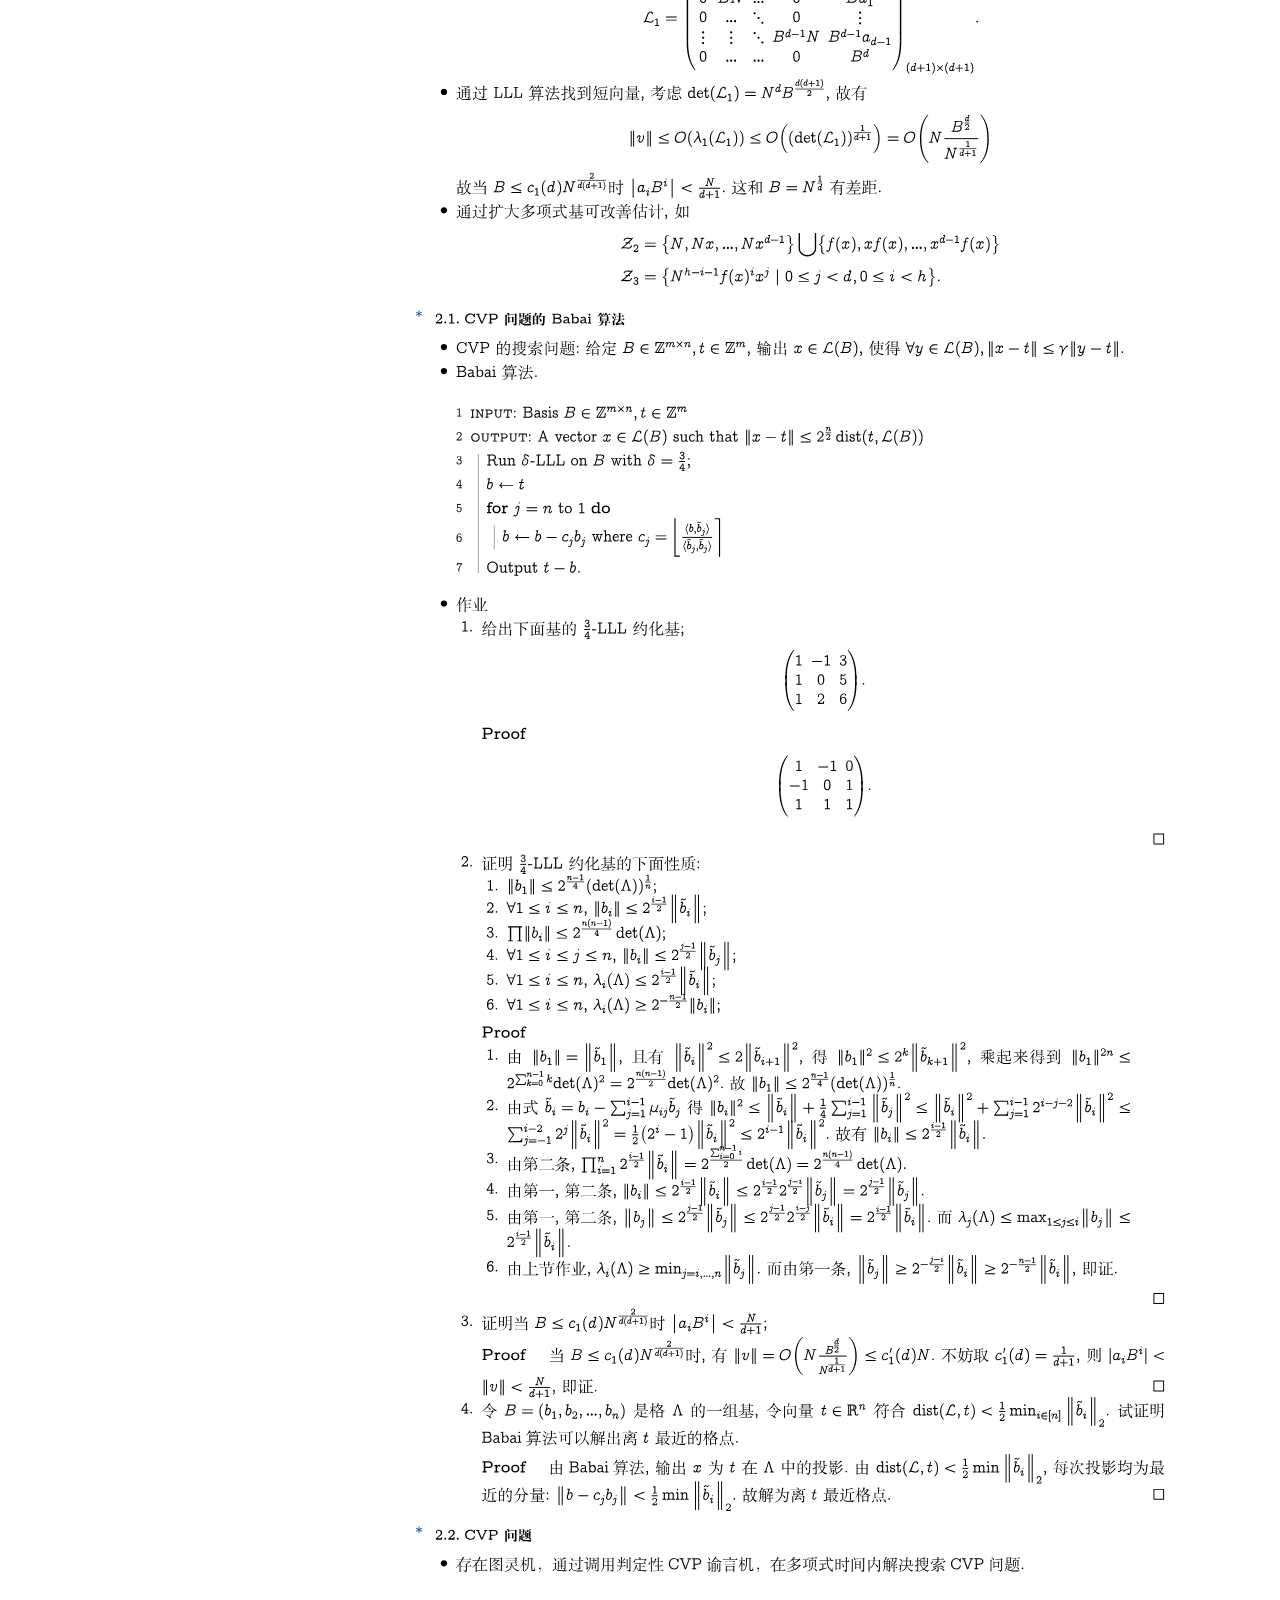
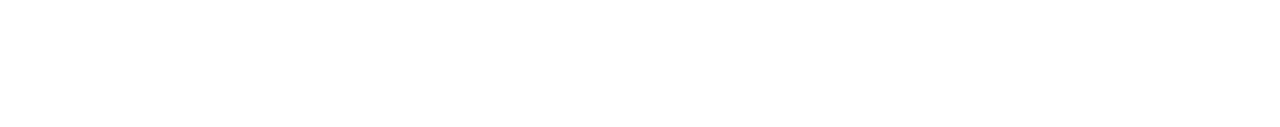
<file: lattice.html>
<!DOCTYPE HTML>
<html lang="" class="sidebar-visible no-js light">

<head>
    <!-- Book generated using mdBook -->
    <meta charset="UTF-8">
    <title>小猫笔记</title>


    <!-- Custom HTML head -->
    <!-- Put your customized HTML <head> meta here. -->
    <meta name="description" content="*1.格密码基础•Definition 1.1  设 𝑏1,𝑏2,…,𝑏𝑛是 ℝ𝑚空间中的 𝑛 个线性无关向量, 由这些向量生成的格记为
ℒ(𝑏1,…,𝑏𝑛)&#x3D;{∑𝑥𝑖𝑏𝑖|𝑥𝑖∈ℤ}.

𝑛是格的秩, 𝑚是格的维数. 若 𝑚&#x3D;𝑛, 称格为满秩的.
‣ℒ(1,𝜋) 不是格(Thue 定理).


•格基的矩阵表示: 可把 𝑏1,…,𝑏𝑛记成矩阵形式:
𝐵&#x3D;(𝑏1,…,𝑏𝑛),

则可记成
ℒ(𝐵)&#x3D;ℒ(𝑏1,…,𝑏𝑛)&#x3D;{𝐵𝑥|𝑥∈ℤ𝑛}.



•格生成空间定义为
span(ℒ)&#x3D;{∑𝑥𝑖𝑏𝑖|𝑥𝑖∈ℝ}.

格的基本多边形定义为
𝒫(ℒ)&#x3D;{∑𝑥𝑖𝑏𝑖|𝑥𝑖∈[0,1)}.



•如何判断一组向量是格基?
Lemma 1.2  设 Λ是一个格, 𝑏1,…,𝑏𝑛是 Λ中一组线性无关向量. 则 𝑏1,…𝑏𝑛形成一组 Λ 的格基当且仅当
𝒫(𝑏1,…,𝑏𝑛)∩Λ&#x3D;{0}.

Proof   
1.(⟹)

𝒫(𝑏1,…,𝑏𝑛)∩Λ&#x3D;{𝐵𝑥|𝑥∈[0,1)𝑛}∩{𝐵𝑥|𝑥∈ℤ𝑛}
&#x3D;{0}.

2.(⟸) 由格的封闭性: 注意! 格的维数应当为 𝑛, 否则该引理可能得到奇怪结果, 如 𝒫(1)∩ℤ2&#x3D;{0}, ">
    <meta name="viewport" content="width=device-width, initial-scale=1">
    <meta name="theme-color" content="#ffffff" />

    <link rel="stylesheet" href="/theme/css/variables.css">
    <link rel="stylesheet" href="/theme/css/general.css">
    <link rel="stylesheet" href="/theme/css/chrome.css">

    <!-- Fonts -->
    <link rel="stylesheet" href="/theme/FontAwesome/css/font-awesome.css">

    <!-- Custom theme stylesheets -->

    <style>
        .typst-app { position: relative; }
    </style>
    <script>
        /// https://segmentfault.com/a/1190000016574288
        (function () {
            var ie = !!(window.attachEvent && !window.opera);
            var wk = /webkit\/(\d+)/i.test(navigator.userAgent) && RegExp.$1 < 525;
            var fn = [];
            var run = function () {
                for (var i = 0; i < fn.length; i++) fn[i]();
            };
            var d = document;
            d.ready = function (f) {
                if (!ie && !wk && d.addEventListener) return d.addEventListener('DOMContentLoaded', f, false);
                if (fn.push(f) > 1) return;
                if (ie)
                    (function () {
                        try {
                            d.documentElement.doScroll('left');
                            run();
                        } catch (err) {
                            setTimeout(arguments.callee, 0);
                        }
                    })();
                else if (wk)
                    var t = setInterval(function () {
                        if (/^(loaded|complete)$/.test(d.readyState)) clearInterval(t), run();
                    }, 0);
            };
        })();

        window.captureStack = function() { }
    </script>

    <script id="shiroa-js" type="module" src="/internal/shiroa.js"></script>
    <script>
        window.typstRerender = () => { };
        window.typstChangeTheme = () => { };

        var typstBookJsLoaded = new Promise((resolve, reject) => {
            document.getElementById('shiroa-js').addEventListener('load', resolve);
            document.getElementById('shiroa-js').addEventListener('error', reject);
        });

        var rendererWasmModule = fetch('/internal/typst_ts_renderer_bg.wasm');
        window.typstRenderModuleReady = typstBookJsLoaded.then(() => {
            var typstRenderModule = window.typstRenderModule =
                window.TypstRenderModule.createTypstRenderer();
            return typstRenderModule
                .init({
                    getModule: () => rendererWasmModule,
                }).then(() => typstRenderModule);
        }).catch((err) => {
            console.error('shiroa.js failed to load', err);
        });
    </script>

</head>

<body>
    <div id="body-container">
        <!-- Provide site root to javascript -->
        <script>
            var path_to_root = "/";
            window.typstPathToRoot = path_to_root;
            var default_theme = window.matchMedia("(prefers-color-scheme: dark)").matches ? "ayu" : "light";
        </script>

        <!-- Work around some values being stored in localStorage wrapped in quotes -->
        <script>
            // reserved util next major release
            try {
                localStorage.removeItem('mdbook-theme');
                localStorage.removeItem('mdbook-sidebar');
            } catch (e) { }
            try {
                var theme = localStorage.getItem('shiroa-theme');
                var sidebar = localStorage.getItem('shiroa-sidebar');

                if (theme.startsWith('"') && theme.endsWith('"')) {
                    localStorage.setItem('shiroa-theme', theme.slice(1, theme.length - 1));
                }

                if (sidebar.startsWith('"') && sidebar.endsWith('"')) {
                    localStorage.setItem('shiroa-sidebar', sidebar.slice(1, sidebar.length - 1));
                }
            } catch (e) { }
        </script>

        <!-- Set the theme before any content is loaded, prevents flash -->
        <script>
            window.getTypstTheme = function getTypstTheme() {
                var _theme;
                try { _theme = localStorage.getItem('shiroa-theme'); } catch (e) { }
                if (_theme === null || _theme === undefined) { _theme = default_theme; }
                window.typstBookTheme = _theme;
                return _theme;
            }
            window.isTypstLightTheme = function isLightTheme(theme) {
                return theme === 'light' || theme === 'rust';
            }
            var theme = getTypstTheme();
            // todo: consistent theme between html and typst
            var html = document.querySelector('html');
            html.classList.remove('no-js')
            html.classList.remove('light')
            html.classList.add(theme);
            html.classList.add('js');
        </script>

        <!-- Hide / unhide sidebar before it is displayed -->
        <script>
            var html = document.querySelector('html');
            var sidebar = null;
            if (document.body.clientWidth >= 800) {
                try { sidebar = localStorage.getItem('shiroa-sidebar'); } catch (e) { }
                sidebar = sidebar || 'visible';
            } else {
                sidebar = 'hidden';
            }
            html.classList.remove('sidebar-visible');
            html.classList.add("sidebar-" + sidebar);
        </script>

        <nav id="sidebar" class="sidebar" aria-label="Table of contents">
            <div class="sidebar-scrollbox">
                <ol class="chapter"><li class="chapter-item expanded affix "><a href="/intro.html">Intro</a></li><li class="chapter-item expanded affix "><li class="part-title">Notes</li><li class="chapter-item expanded "><a href="/elliptic_curves.html"><strong aria-hidden="true">1.</strong> AEC Notes</a></li><li class="chapter-item expanded "><a href="/bag.html"><strong aria-hidden="true">2.</strong> Shafarevich BAG1 Notes</a></li><li class="chapter-item expanded "><a href="/lattice.html" class="active"><strong aria-hidden="true">3.</strong> Lattice</a></li></ol>
            </div>
            <div id="sidebar-resize-handle" class="sidebar-resize-handle"></div>
        </nav>

        <!-- Track and set sidebar scroll position -->
        <script>
            var sidebarScrollbox = document.querySelector('#sidebar .sidebar-scrollbox');
            sidebarScrollbox.addEventListener('click', function (e) {
                if (e.target.tagName === 'A') {
                    sessionStorage.setItem('sidebar-scroll', sidebarScrollbox.scrollTop);
                }
            }, { passive: true });
            var sidebarScrollTop = sessionStorage.getItem('sidebar-scroll');
            sessionStorage.removeItem('sidebar-scroll');
            if (sidebarScrollTop) {
                // preserve sidebar scroll position when navigating via links within sidebar
                sidebarScrollbox.scrollTop = sidebarScrollTop;
            } else {
                // scroll sidebar to current active section when navigating via "next/previous chapter" buttons
                var activeSection = document.querySelector('#sidebar .active');
                if (activeSection) {
                    activeSection.scrollIntoView({ block: 'center' });
                }
            }
        </script>

        <div id="page-wrapper" class="page-wrapper">

            <div class="page">
                <!-- Put your customized page header here. -->                <div id="menu-bar-hover-placeholder"></div>
                <div id="menu-bar" class="menu-bar sticky">
                    <div class="left-buttons">
                        <button id="sidebar-toggle" class="icon-button" type="button" title="Toggle Table of Contents"
                            aria-label="Toggle Table of Contents" aria-controls="sidebar">
                            <i class="fa fa-bars"></i>
                        </button>
                        <button id="theme-toggle" class="icon-button" type="button" title="Change theme"
                            aria-label="Change theme" aria-haspopup="true" aria-expanded="false"
                            aria-controls="theme-list">
                            <i class="fa fa-paint-brush"></i>
                        </button>
                        <ul id="theme-list" class="theme-popup" aria-label="Themes" role="menu">
                            <li role="none"><button role="menuitem" class="theme" id="light">Light</button></li>
                            <li role="none"><button role="menuitem" class="theme" id="rust">Rust</button></li>
                            <li role="none"><button role="menuitem" class="theme" id="coal">Coal</button></li>
                            <li role="none"><button role="menuitem" class="theme" id="navy">Navy</button></li>
                            <li role="none"><button role="menuitem" class="theme" id="ayu">Ayu</button></li>
                        </ul>
                        <button id="search-toggle" class="icon-button" type="button" title="Search. (Shortkey: s)"
                            aria-label="Toggle Searchbar" aria-expanded="false" aria-keyshortcuts="S"
                            aria-controls="searchbar">
                            <i class="fa fa-search"></i>
                        </button>
                    </div>

                    <h1 class="menu-title">小猫笔记</h1>

                    <div class="right-buttons">

                    </div>
                </div>

                <div id="search-wrapper" class="hidden">
                    <form id="searchbar-outer" class="searchbar-outer">
                        <input type="search" id="searchbar" name="searchbar" placeholder="Search this book ..."
                            aria-controls="searchresults-outer" aria-describedby="searchresults-header">
                    </form>
                    <div id="searchresults-outer" class="searchresults-outer hidden">
                        <div id="searchresults-header" class="searchresults-header"></div>
                        <ul id="searchresults">
                        </ul>
                    </div>
                </div>

                <!-- Apply ARIA attributes after the sidebar and the sidebar toggle button are added to the DOM -->
                <script>
                    document.getElementById('sidebar-toggle').setAttribute('aria-expanded', sidebar === 'visible');
                    document.getElementById('sidebar').setAttribute('aria-hidden', sidebar !== 'visible');
                    Array.from(document.querySelectorAll('#sidebar a')).forEach(function (link) {
                        link.setAttribute('tabIndex', sidebar === 'visible' ? 0 : -1);
                    });
                </script>

                <div id="content" class="content">
                    <main>
                        <script>
    let appContainer = document.currentScript && document.currentScript.parentElement;
    window.typstRenderModuleReady.then((plugin) => {
        window.typstBookRenderPage(plugin, "/lattice", appContainer);
    });
</script>
                    </main>

                    <nav class="nav-wrapper" aria-label="Page navigation">
                        <!-- Mobile navigation buttons -->

                        <div style="clear: both"></div>
                    </nav>
                </div>
            </div>

            <nav class="nav-wide-wrapper" aria-label="Page navigation">
            </nav>

        </div>

        <script src="/internal/elasticlunr.min.js"></script>
        <script src="/internal/mark.min.js"></script>
        <script src="/internal/searcher.js"></script>

        <script src="/internal/svg_utils.js"></script>
        <script src="/theme/index.js"></script>

    </div>
</body>

</html>
</file>
<file: theme/css/variables.css>
/* Globals */

:root {
  --sidebar-width: min(300px, max(23.6vw, 200px));
  --page-padding: 15px;
  --content-max-width: 750px;
  --menu-bar-height: 50px;
  --mono-font: 'Source Code Pro', Consolas, 'Ubuntu Mono', Menlo, 'DejaVu Sans Mono', monospace,
    monospace;
  --code-font-size: 0.875em; /* please adjust the ace font size accordingly in editor.js */
}

/* Themes */

.ayu {
  --bg: hsl(210, 25%, 8%);
  --fg: #c5c5c5;

  --sidebar-bg: #14191f;
  --sidebar-fg: #c8c9db;
  --sidebar-non-existant: #5c6773;
  --sidebar-active: #ffb454;
  --sidebar-spacer: #2d334f;

  --scrollbar: var(--sidebar-fg);

  --icons: #737480;
  --icons-hover: #b7b9cc;

  --links: #0096cf;

  --inline-code-color: #ffb454;

  --theme-popup-bg: #14191f;
  --theme-popup-border: #5c6773;
  --theme-hover: #191f26;

  --quote-bg: hsl(226, 15%, 17%);
  --quote-border: hsl(226, 15%, 22%);

  --table-border-color: hsl(210, 25%, 13%);
  --table-header-bg: hsl(210, 25%, 28%);
  --table-alternate-bg: hsl(210, 25%, 11%);

  --searchbar-border-color: #848484;
  --searchbar-bg: #424242;
  --searchbar-fg: #fff;
  --searchbar-shadow-color: #d4c89f;
  --searchresults-header-fg: #666;
  --searchresults-border-color: #888;
  --searchresults-li-bg: #252932;
  --search-mark-bg: #e3b171;

  --color-scheme: dark;
}

.coal {
  --bg: hsl(200, 7%, 8%);
  --fg: #98a3ad;

  --sidebar-bg: #292c2f;
  --sidebar-fg: #a1adb8;
  --sidebar-non-existant: #505254;
  --sidebar-active: #3473ad;
  --sidebar-spacer: #393939;

  --scrollbar: var(--sidebar-fg);

  --icons: #43484d;
  --icons-hover: #b3c0cc;

  --links: #2b79a2;

  --inline-code-color: #c5c8c6;

  --theme-popup-bg: #141617;
  --theme-popup-border: #43484d;
  --theme-hover: #1f2124;

  --quote-bg: hsl(234, 21%, 18%);
  --quote-border: hsl(234, 21%, 23%);

  --table-border-color: hsl(200, 7%, 13%);
  --table-header-bg: hsl(200, 7%, 28%);
  --table-alternate-bg: hsl(200, 7%, 11%);

  --searchbar-border-color: #aaa;
  --searchbar-bg: #b7b7b7;
  --searchbar-fg: #000;
  --searchbar-shadow-color: #aaa;
  --searchresults-header-fg: #666;
  --searchresults-border-color: #98a3ad;
  --searchresults-li-bg: #2b2b2f;
  --search-mark-bg: #355c7d;

  --color-scheme: dark;
}

.light {
  --bg: hsl(0, 0%, 100%);
  --fg: hsl(0, 0%, 0%);

  --sidebar-bg: #fafafa;
  --sidebar-fg: hsl(0, 0%, 0%);
  --sidebar-non-existant: #aaaaaa;
  --sidebar-active: #1f1fff;
  --sidebar-spacer: #f4f4f4;

  --scrollbar: #8f8f8f;

  --icons: #747474;
  --icons-hover: #000000;

  --links: #20609f;

  --inline-code-color: #301900;

  --theme-popup-bg: #fafafa;
  --theme-popup-border: #cccccc;
  --theme-hover: #e6e6e6;

  --quote-bg: hsl(197, 37%, 96%);
  --quote-border: hsl(197, 37%, 91%);

  --table-border-color: hsl(0, 0%, 95%);
  --table-header-bg: hsl(0, 0%, 80%);
  --table-alternate-bg: hsl(0, 0%, 97%);

  --searchbar-border-color: #aaa;
  --searchbar-bg: #fafafa;
  --searchbar-fg: #000;
  --searchbar-shadow-color: #aaa;
  --searchresults-header-fg: #666;
  --searchresults-border-color: #888;
  --searchresults-li-bg: #e4f2fe;
  --search-mark-bg: #a2cff5;

  --color-scheme: light;
}

.navy {
  --bg: hsl(226, 23%, 11%);
  --fg: #bcbdd0;

  --sidebar-bg: #282d3f;
  --sidebar-fg: #c8c9db;
  --sidebar-non-existant: #505274;
  --sidebar-active: #2b79a2;
  --sidebar-spacer: #2d334f;

  --scrollbar: var(--sidebar-fg);

  --icons: #737480;
  --icons-hover: #b7b9cc;

  --links: #2b79a2;

  --inline-code-color: #c5c8c6;

  --theme-popup-bg: #161923;
  --theme-popup-border: #737480;
  --theme-hover: #282e40;

  --quote-bg: hsl(226, 15%, 17%);
  --quote-border: hsl(226, 15%, 22%);

  --table-border-color: hsl(226, 23%, 16%);
  --table-header-bg: hsl(226, 23%, 31%);
  --table-alternate-bg: hsl(226, 23%, 14%);

  --searchbar-border-color: #aaa;
  --searchbar-bg: #aeaec6;
  --searchbar-fg: #000;
  --searchbar-shadow-color: #aaa;
  --searchresults-header-fg: #5f5f71;
  --searchresults-border-color: #5c5c68;
  --searchresults-li-bg: #242430;
  --search-mark-bg: #a2cff5;

  --color-scheme: dark;
}

.rust {
  --bg: hsl(60, 9%, 87%);
  --fg: #262625;

  --sidebar-bg: #3b2e2a;
  --sidebar-fg: #c8c9db;
  --sidebar-non-existant: #505254;
  --sidebar-active: #e69f67;
  --sidebar-spacer: #45373a;

  --scrollbar: var(--sidebar-fg);

  --icons: #737480;
  --icons-hover: #262625;

  --links: #2b79a2;

  --inline-code-color: #6e6b5e;

  --theme-popup-bg: #e1e1db;
  --theme-popup-border: #b38f6b;
  --theme-hover: #99908a;

  --quote-bg: hsl(60, 5%, 75%);
  --quote-border: hsl(60, 5%, 70%);

  --table-border-color: hsl(60, 9%, 82%);
  --table-header-bg: #b3a497;
  --table-alternate-bg: hsl(60, 9%, 84%);

  --searchbar-border-color: #aaa;
  --searchbar-bg: #fafafa;
  --searchbar-fg: #000;
  --searchbar-shadow-color: #aaa;
  --searchresults-header-fg: #666;
  --searchresults-border-color: #888;
  --searchresults-li-bg: #dec2a2;
  --search-mark-bg: #e69f67;

  --color-scheme: light;
}

@media (prefers-color-scheme: dark) {
  .light.no-js {
    --bg: hsl(200, 7%, 8%);
    --fg: #98a3ad;

    --sidebar-bg: #292c2f;
    --sidebar-fg: #a1adb8;
    --sidebar-non-existant: #505254;
    --sidebar-active: #3473ad;
    --sidebar-spacer: #393939;

    --scrollbar: var(--sidebar-fg);

    --icons: #43484d;
    --icons-hover: #b3c0cc;

    --links: #2b79a2;

    --inline-code-color: #c5c8c6;

    --theme-popup-bg: #141617;
    --theme-popup-border: #43484d;
    --theme-hover: #1f2124;

    --quote-bg: hsl(234, 21%, 18%);
    --quote-border: hsl(234, 21%, 23%);

    --table-border-color: hsl(200, 7%, 13%);
    --table-header-bg: hsl(200, 7%, 28%);
    --table-alternate-bg: hsl(200, 7%, 11%);

    --searchbar-border-color: #aaa;
    --searchbar-bg: #b7b7b7;
    --searchbar-fg: #000;
    --searchbar-shadow-color: #aaa;
    --searchresults-header-fg: #666;
    --searchresults-border-color: #98a3ad;
    --searchresults-li-bg: #2b2b2f;
    --search-mark-bg: #355c7d;
  }
}
</file>
<file: theme/css/general.css>
/* Base styles and content styles */

@import 'variables.css';

:root {
  /* Browser default font-size is 16px, this way 1 rem = 10px */
  font-size: 62.5%;
  color-scheme: var(--color-scheme);
}

html {
  font-family: 'Open Sans', sans-serif;
  color: var(--fg);
  background-color: var(--bg);
  text-size-adjust: none;
  -webkit-text-size-adjust: none;
}

body {
  margin: 0;
  font-size: 1.6rem;
  overflow-x: auto;
}

code {
  font-family: var(--mono-font) !important;
  font-size: var(--code-font-size);
}

/* make long words/inline code not x overflow */
main {
  overflow-wrap: break-word;
}

/* make wide tables scroll if they overflow */
.table-wrapper {
  overflow-x: auto;
}

/* Don't change font size in headers. */
h1 code,
h2 code,
h3 code,
h4 code,
h5 code,
h6 code {
  font-size: unset;
}

.left {
  float: left;
}
.right {
  float: right;
}
.boring {
  opacity: 0.6;
}
.hide-boring .boring {
  display: none;
}
.hidden {
  display: none !important;
}

h2,
h3 {
  margin-top: 2.5em;
}
h4,
h5 {
  margin-top: 2em;
}

.header + .header h3,
.header + .header h4,
.header + .header h5 {
  margin-top: 1em;
}

h1:target::before,
h2:target::before,
h3:target::before,
h4:target::before,
h5:target::before,
h6:target::before {
  display: inline-block;
  content: '»';
  margin-left: -30px;
  width: 30px;
}

/* This is broken on Safari as of version 14, but is fixed
   in Safari Technology Preview 117 which I think will be Safari 14.2.
   https://bugs.webkit.org/show_bug.cgi?id=218076
*/
:target {
  scroll-margin-top: calc(var(--menu-bar-height) + 0.5em);
}

.page {
  outline: 0;
  padding: 0 var(--page-padding);
  margin-top: calc(
    0px - var(--menu-bar-height)
  ); /* Compensate for the #menu-bar-hover-placeholder */
}
.page-wrapper {
  box-sizing: border-box;
}
.js:not(.sidebar-resizing) .page-wrapper {
  transition:
    margin-left 0.3s ease,
    transform 0.3s ease; /* Animation: slide away */
}

.content {
  overflow-y: auto;
  padding: 0 5px 50px 5px;
}
.content main {
  margin-left: auto;
  margin-right: auto;
  max-width: var(--content-max-width);
}
.content p {
  line-height: 1.45em;
}
.content ol {
  line-height: 1.45em;
}
.content ul {
  line-height: 1.45em;
}
.content a {
  text-decoration: none;
}
.content a:hover {
  text-decoration: underline;
}
.content img,
.content video {
  max-width: 100%;
}
.content .header:link,
.content .header:visited {
  color: var(--fg);
}
.content .header:link,
.content .header:visited:hover {
  text-decoration: none;
}

table {
  margin: 0 auto;
  border-collapse: collapse;
}
table td {
  padding: 3px 20px;
  border: 1px var(--table-border-color) solid;
}
table thead {
  background: var(--table-header-bg);
}
table thead td {
  font-weight: 700;
  border: none;
}
table thead th {
  padding: 3px 20px;
}
table thead tr {
  border: 1px var(--table-header-bg) solid;
}
/* Alternate background colors for rows */
table tbody tr:nth-child(2n) {
  background: var(--table-alternate-bg);
}

blockquote {
  margin: 20px 0;
  padding: 0 20px;
  color: var(--fg);
  background-color: var(--quote-bg);
  border-top: 0.1em solid var(--quote-border);
  border-bottom: 0.1em solid var(--quote-border);
}

kbd {
  background-color: var(--table-border-color);
  border-radius: 4px;
  border: solid 1px var(--theme-popup-border);
  box-shadow: inset 0 -1px 0 var(--theme-hover);
  display: inline-block;
  font-size: var(--code-font-size);
  font-family: var(--mono-font);
  line-height: 10px;
  padding: 4px 5px;
  vertical-align: middle;
}

:not(.footnote-definition) + .footnote-definition,
.footnote-definition + :not(.footnote-definition) {
  margin-top: 2em;
}
.footnote-definition {
  font-size: 0.9em;
  margin: 0.5em 0;
}
.footnote-definition p {
  display: inline;
}

.tooltiptext {
  position: absolute;
  visibility: hidden;
  color: #fff;
  background-color: #333;
  transform: translateX(-50%); /* Center by moving tooltip 50% of its width left */
  left: -8px; /* Half of the width of the icon */
  top: -35px;
  font-size: 0.8em;
  text-align: center;
  border-radius: 6px;
  padding: 5px 8px;
  margin: 5px;
  z-index: 1000;
}
.tooltipped .tooltiptext {
  visibility: visible;
}

.chapter li.part-title {
  color: var(--sidebar-fg);
  margin: 5px 0px;
  font-weight: bold;
}

.result-no-output {
  font-style: italic;
}

.typst-dom-page {
  width: var(--data-page-width, 100%);
  height: var(--data-page-height);
  --data-text-width: 1px;
  --data-text-height: 1px;
  margin: auto;
}

.typst-back-canvas {
  position: absolute;
  z-index: -1;
  width: var(--data-page-width, 100%);
  height: var(--data-page-height);
  pointer-events: none;
}

.typst-svg-page {
  position: absolute;
  z-index: 0;
  width: var(--data-page-width, 100%);
  height: var(--data-page-height);
}

.typst-html-semantics {
  position: absolute;
  z-index: 2;
  width: var(--data-page-width, 100%);
  height: var(--data-page-height);
  color: transparent;
  font-family: monospace;
  white-space: pre;
}

.typst-html-semantics span {
  color: transparent;
  font-family: monospace;
  transform-origin: left top;
  position: absolute;
  display: inline-block;
  left: 0;
  top: 0;
}

.typst-content-hint {
  position: absolute;
  display: inline-block;
  width: 1px;
  height: 1px;
  overflow: hidden;
}

.typst-html-semantics a {
  position: absolute;
  display: inline-block;
}

/* set transparent itself */
.typst-content-group {
  pointer-events: visible;
}

.typst-html-semantics span::-moz-selection {
  color: transparent;
  background: #7db9dea0;
}

.typst-html-semantics span::selection {
  color: transparent;
  background: #7db9dea0;
}

.typst-html-semantics *::-moz-selection {
  color: transparent;
  background: transparent;
}

.typst-html-semantics *::selection {
  color: transparent;
  background: transparent;
}

.typst-content-fallback {
  color: transparent;
  background: transparent;
}

.pseudo-link,
.typst-text {
  pointer-events: none;
}
.typst-svg-page {
  fill: none;
}
.outline_glyph path,
path.outline_glyph {
  fill: var(--glyph_fill);
  stroke: var(--glyph_stroke);
}

.outline_glyph path,
path.outline_glyph {
  transition: 0.2s fill stroke;
}
.hover .typst-text {
  --glyph_fill: #66bab7;
  --glyph_stroke: #66bab7;
}

.typst-jump-ripple,
.typst-debug-react-ripple {
  width: 0;
  height: 0;
  background-color: transparent;
  position: absolute;
  border-radius: 50%;
}
.typst-jump-ripple {
  border: 1px solid #66bab7;
}
.typst-debug-react-ripple {
  border: 1px solid #cb1b45;
}
@keyframes typst-jump-ripple-effect {
  to {
    width: 10vw;
    height: 10vw;
    opacity: 0.01;
    margin: -5vw;
  }
}
@keyframes typst-debug-react-ripple-effect {
  to {
    width: 3vw;
    height: 3vw;
    opacity: 0.01;
    margin: -1.5vw;
  }
}

.focus .typst-text {
  --glyph_fill: var(--sidebar-active);
}
</file>
<file: theme/css/chrome.css>
/* CSS for UI elements (a.k.a. chrome) */

@import 'variables.css';

html {
  scrollbar-color: var(--scrollbar) var(--bg);
    scrollbar-width: 25px;
    font-family: "CMU Concrete", serif;
}
#searchresults a,
.content a:link,
a:visited,
a > .hljs {
  color: var(--links);
}

/*
    body-container is necessary because mobile browsers don't seem to like
    overflow-x on the body tag when there is a <meta name="viewport"> tag.
*/
#body-container {
  /*
        This is used when the sidebar pushes the body content off the side of
        the screen on small screens. Without it, dragging on mobile Safari
        will want to reposition the viewport in a weird way.
    */
  overflow-x: clip;
}

/* Menu Bar */

#menu-bar,
#menu-bar-hover-placeholder {
  z-index: 101;
  margin: auto calc(0px - var(--page-padding));
}
#menu-bar {
  position: relative;
  display: flex;
  flex-wrap: wrap;
  background-color: var(--bg);
  border-bottom-color: var(--bg);
  border-bottom-width: 1px;
  border-bottom-style: solid;
}
#menu-bar.sticky,
.js #menu-bar-hover-placeholder:hover + #menu-bar,
.js #menu-bar:hover,
.js.sidebar-visible #menu-bar {
  position: -webkit-sticky;
  position: sticky;
  top: 0 !important;
}
#menu-bar-hover-placeholder {
  position: sticky;
  position: -webkit-sticky;
  top: 0;
  height: var(--menu-bar-height);
}
#menu-bar.bordered {
  border-bottom-color: var(--table-border-color);
}
#menu-bar i,
#menu-bar .icon-button {
  position: relative;
  padding: 0 8px;
  z-index: 10;
  line-height: var(--menu-bar-height);
  cursor: pointer;
  transition: color 0.5s;
}
@media only screen and (max-width: 420px) {
  #menu-bar i,
  #menu-bar .icon-button {
    padding: 0 5px;
  }
}

.icon-button {
  border: none;
  background: none;
  padding: 0;
  color: inherit;
}
.icon-button i {
  margin: 0;
}

.right-buttons {
  margin: 0 15px;
}
.right-buttons a {
  text-decoration: none;
}

.left-buttons {
  display: flex;
  margin: 0 5px;
}
.no-js .left-buttons {
  display: none;
}

.menu-title {
  display: inline-block;
  font-size: 2.4rem;
    font-weight: normal;
  line-height: var(--menu-bar-height);
  text-align: center;
  margin: 0;
  flex: 1;
  white-space: nowrap;
  overflow: hidden;
  text-overflow: ellipsis;
}
.js .menu-title {
  cursor: pointer;
}

.menu-bar,
.menu-bar:visited,
.nav-chapters,
.nav-chapters:visited,
.mobile-nav-chapters,
.mobile-nav-chapters:visited,
.menu-bar .icon-button,
.menu-bar a i {
  color: var(--icons);
}

.menu-bar i:hover,
.menu-bar .icon-button:hover,
.nav-chapters:hover,
.mobile-nav-chapters i:hover {
  color: var(--icons-hover);
}

/* Nav Icons */

.nav-chapters {
  font-size: 2.5em;
  text-align: center;
  text-decoration: none;

  position: fixed;
  top: 0;
  bottom: 0;
  margin: 0;
  max-width: 150px;
  min-width: 90px;

  display: flex;
  justify-content: center;
  align-content: center;
  flex-direction: column;

  transition: color 0.5s, background-color 0.5s;
}

.nav-chapters:hover {
  text-decoration: none;
  background-color: var(--theme-hover);
  transition: background-color 0.15s, color 0.15s;
}

.nav-wrapper {
  margin-top: 50px;
  display: none;
}

.mobile-nav-chapters {
  font-size: 2.5em;
  text-align: center;
  text-decoration: none;
  width: 90px;
  border-radius: 5px;
  background-color: var(--sidebar-bg);
}

.previous {
  float: left;
}

.next {
  float: right;
  right: var(--page-padding);
}

@media only screen and (max-width: 1080px) {
  .nav-wide-wrapper {
    display: none;
  }
  .nav-wrapper {
    display: block;
  }
}

@media only screen and (max-width: 1380px) {
  .sidebar-visible .nav-wide-wrapper {
    display: none;
  }
  .sidebar-visible .nav-wrapper {
    display: block;
  }
}

/* Inline code */

:not(pre) > .hljs {
  display: inline;
  padding: 0.1em 0.3em;
  border-radius: 3px;
}

:not(pre):not(a) > .hljs {
  color: var(--inline-code-color);
  overflow-x: initial;
}

a:hover > .hljs {
  text-decoration: underline;
}

pre {
  position: relative;
}
pre > .buttons {
  position: absolute;
  z-index: 100;
  right: 0px;
  top: 2px;
  margin: 0px;
  padding: 2px 0px;

  color: var(--sidebar-fg);
  cursor: pointer;
  visibility: hidden;
  opacity: 0;
  transition: visibility 0.1s linear, opacity 0.1s linear;
}
pre:hover > .buttons {
  visibility: visible;
  opacity: 1;
}
pre > .buttons :hover {
  color: var(--sidebar-active);
  border-color: var(--icons-hover);
  background-color: var(--theme-hover);
}
pre > .buttons i {
  margin-left: 8px;
}
pre > .buttons button {
  cursor: inherit;
  margin: 0px 5px;
  padding: 3px 5px;
  font-size: 14px;

  border-style: solid;
  border-width: 1px;
  border-radius: 4px;
  border-color: var(--icons);
  background-color: var(--theme-popup-bg);
  transition: 100ms;
  transition-property: color, border-color, background-color;
  color: var(--icons);
}
@media (pointer: coarse) {
  pre > .buttons button {
    /* On mobile, make it easier to tap buttons. */
    padding: 0.3rem 1rem;
  }
}
pre > code {
  padding: 1rem;
}

/* FIXME: ACE editors overlap their buttons because ACE does absolute
   positioning within the code block which breaks padding. The only solution I
   can think of is to move the padding to the outer pre tag (or insert a div
   wrapper), but that would require fixing a whole bunch of CSS rules.
*/
.hljs.ace_editor {
  padding: 0rem 0rem;
}

pre > .result {
  margin-top: 10px;
}

/* Search */

#searchresults a {
  text-decoration: none;
}

mark {
  border-radius: 2px;
  padding: 0 3px 1px 3px;
  margin: 0 -3px -1px -3px;
  background-color: var(--search-mark-bg);
  transition: background-color 300ms linear;
  cursor: pointer;
}

mark.fade-out {
  background-color: rgba(0, 0, 0, 0) !important;
  cursor: auto;
}

.searchbar-outer {
  margin-left: auto;
  margin-right: auto;
  max-width: var(--content-max-width);
}

#searchbar {
  width: 100%;
  margin: 5px auto 0px auto;
  padding: 10px 16px;
  transition: box-shadow 300ms ease-in-out;
  border: 1px solid var(--searchbar-border-color);
  border-radius: 3px;
  background-color: var(--searchbar-bg);
  color: var(--searchbar-fg);
}
#searchbar:focus,
#searchbar.active {
  box-shadow: 0 0 3px var(--searchbar-shadow-color);
}

.searchresults-header {
  font-weight: bold;
  font-size: 1em;
  padding: 18px 0 0 5px;
  color: var(--searchresults-header-fg);
}

.searchresults-outer {
  margin-left: auto;
  margin-right: auto;
  max-width: var(--content-max-width);
  border-bottom: 1px dashed var(--searchresults-border-color);
}

ul#searchresults {
  list-style: none;
  padding-left: 20px;
}
ul#searchresults li {
  margin: 10px 0px;
  padding: 2px;
  border-radius: 2px;
}
ul#searchresults li.focus {
  background-color: var(--searchresults-li-bg);
}
ul#searchresults span.teaser {
  display: block;
  clear: both;
  margin: 5px 0 0 20px;
  font-size: 0.8em;
}
ul#searchresults span.teaser em {
  font-weight: bold;
  font-style: normal;
}

/* Sidebar */

.sidebar {
  position: fixed;
  left: 0;
  top: 0;
  bottom: 0;
  width: var(--sidebar-width);
  font-size: 0.875em;
  box-sizing: border-box;
  -webkit-overflow-scrolling: touch;
  overscroll-behavior-y: contain;
  background-color: var(--sidebar-bg);
  color: var(--sidebar-fg);
}
.sidebar-resizing {
  -moz-user-select: none;
  -webkit-user-select: none;
  -ms-user-select: none;
  user-select: none;
}
.js:not(.sidebar-resizing) .sidebar {
  transition: transform 0.3s; /* Animation: slide away */
}
.sidebar code {
  line-height: 2em;
}
.sidebar .sidebar-scrollbox {
  overflow-y: auto;
  position: absolute;
  top: 0;
  bottom: 0;
  left: 0;
  right: 0;
  padding: 10px 10px;
}
.sidebar .sidebar-resize-handle {
  position: absolute;
  cursor: col-resize;
  width: 0;
  right: 0;
  top: 0;
  bottom: 0;
}
.js .sidebar .sidebar-resize-handle {
  cursor: col-resize;
  width: 5px;
}
.sidebar-hidden .sidebar {
  transform: translateX(calc(0px - var(--sidebar-width)));
}
.sidebar::-webkit-scrollbar {
  background: var(--sidebar-bg);
  width: 25px;
}
.sidebar::-webkit-scrollbar-thumb {
  background: var(--scrollbar);
  width: 25px;
}

.sidebar-visible .page-wrapper {
  transform: translateX(var(--sidebar-width));
}

.page-wrapper {
  min-height: 110vh;
}

@media only screen and (min-width: 620px) {
  .sidebar-visible .page-wrapper {
    transform: none;
    margin-left: var(--sidebar-width);
  }
}

.chapter {
  list-style: none outside none;
  padding-left: 0;
  line-height: 2.2em;
}

.chapter ol {
  width: 100%;
}

.chapter li {
  display: flex;
  color: var(--sidebar-non-existant);
}
.chapter li a {
  display: block;
  padding: 0;
  text-decoration: none;
  color: var(--sidebar-fg);
}

.chapter li a:hover {
  color: var(--sidebar-active);
}

.chapter li a.active {
  color: var(--sidebar-active);
}

.chapter li > a.toggle {
  cursor: pointer;
  display: block;
  margin-left: auto;
  padding: 0 10px;
  user-select: none;
  opacity: 0.68;
}

.chapter li > a.toggle div {
  transition: transform 0.5s;
}

/* collapse the section */
.chapter li:not(.expanded) + li > ol {
  display: none;
}

.chapter li.chapter-item {
  line-height: 1.5em;
  margin-top: 0.6em;
}

.chapter li.expanded > a.toggle div {
  transform: rotate(90deg);
}

.spacer {
  width: 100%;
  height: 3px;
  margin: 5px 0px;
}
.chapter .spacer {
  background-color: var(--sidebar-spacer);
}

@media (-moz-touch-enabled: 1), (pointer: coarse) {
  .chapter li a {
    padding: 5px 0;
  }
  .spacer {
    margin: 10px 0;
  }
}

.section {
  list-style: none outside none;
  padding-left: 20px;
  line-height: 1.9em;
}

/* Theme Menu Popup */

.theme-popup {
  position: absolute;
  left: 10px;
  top: var(--menu-bar-height);
  z-index: 1000;
  border-radius: 4px;
  font-size: 0.7em;
  color: var(--fg);
  background: var(--theme-popup-bg);
  border: 1px solid var(--theme-popup-border);
  margin: 0;
  padding: 0;
  list-style: none;
  display: none;
  /* Don't let the children's background extend past the rounded corners. */
  overflow: hidden;
}
.theme-popup .default {
  color: var(--icons);
}
.theme-popup .theme {
  width: 100%;
  border: 0;
  margin: 0;
  padding: 2px 20px;
  line-height: 25px;
  white-space: nowrap;
  text-align: left;
  cursor: pointer;
  color: inherit;
  background: inherit;
  font-size: inherit;
}
.theme-popup .theme:hover {
  background-color: var(--theme-hover);
}

.theme-selected::before {
  display: inline-block;
  content: '✓';
  margin-left: -14px;
  width: 14px;
}
</file>
